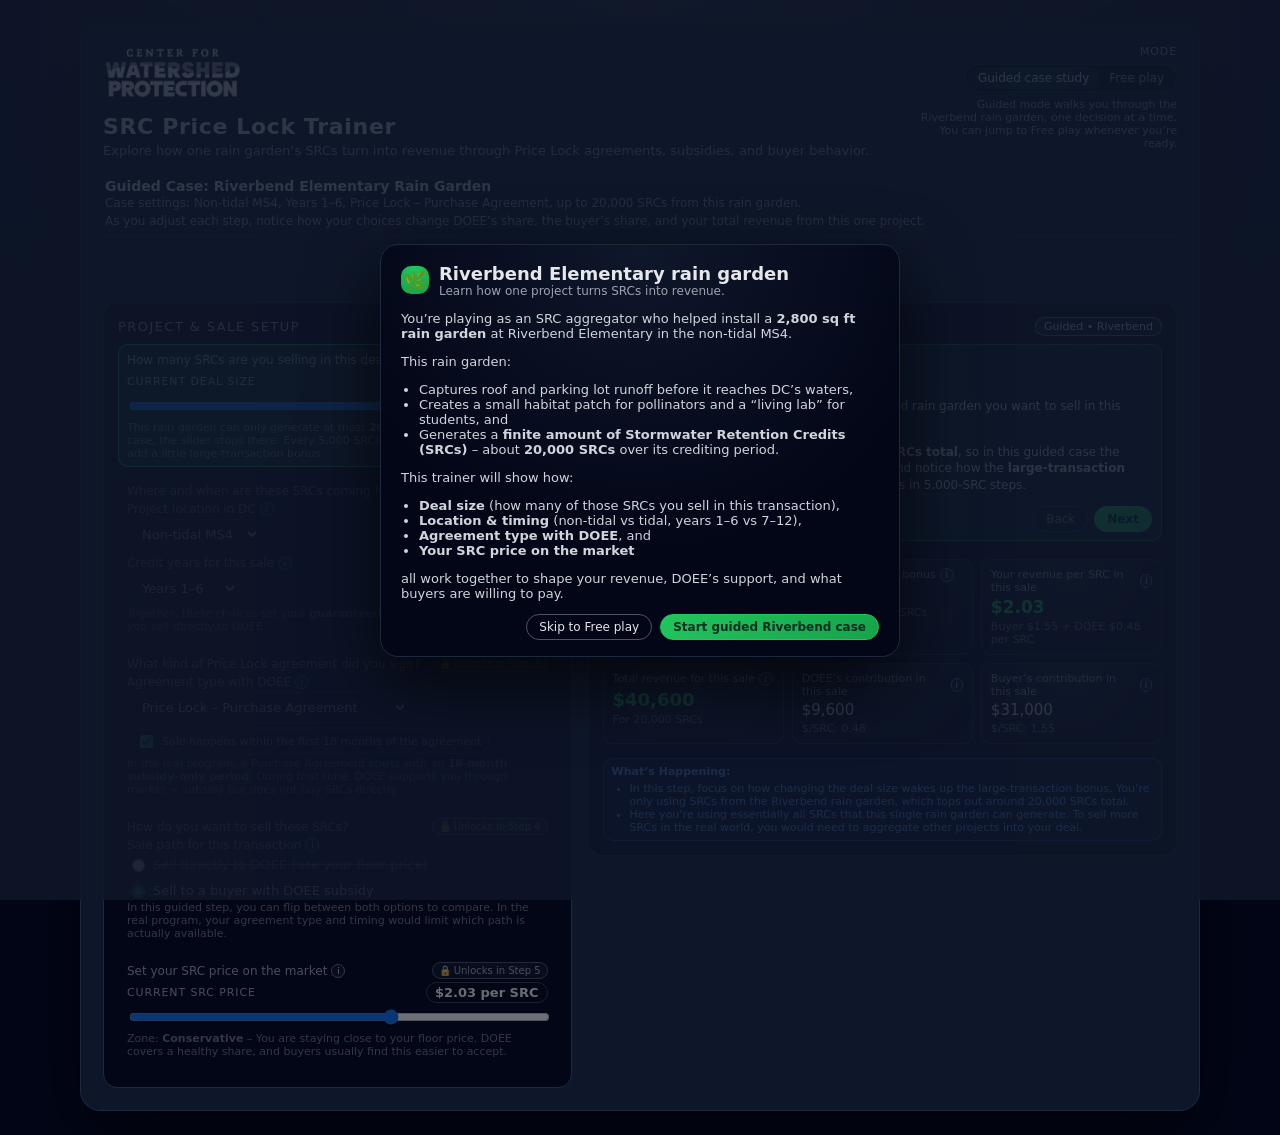
<file: index.html>
<!DOCTYPE html>
<html lang="en">
<head>
  <meta charset="UTF-8" />
  <title>SRC Price Lock Trainer – Riverbend Case</title>
  <style>
    :root {
      --bg: #020617;
      --panel: #020617;
      --accent: #22c55e;
      --accent-soft: rgba(34, 197, 94, 0.15);
      --accent-warn: #60a5fa;
      --accent-error: #f43f5e;
      --text-main: #e5e7eb;
      --text-soft: #9ca3af;
      --border-soft: #1e293b;
      --card-radius: 14px;
    }

    * {
      box-sizing: border-box;
    }

    body {
      margin: 0;
      font-family: system-ui, -apple-system, BlinkMacSystemFont, "Segoe UI", sans-serif;
      background: radial-gradient(circle at top, #1f2937 0, #020617 55%);
      color: var(--text-main);
      min-height: 100vh;
      display: flex;
      align-items: stretch;
      justify-content: center;
      padding: 24px;
    }

    .app-shell {
      max-width: 1120px;
      width: 100%;
      background: rgba(15, 23, 42, 0.98);
      border-radius: 20px;
      border: 1px solid #1e293b;
      box-shadow: 0 30px 80px rgba(0, 0, 0, 0.6);
      padding: 20px 22px 22px;
      display: flex;
      flex-direction: column;
      gap: 14px;
      position: relative;
    }

    .app-header {
      display: flex;
      justify-content: space-between;
      align-items: flex-start;
      gap: 16px;
    }

    /* CWP logo + title block */
    .header-main {
      display: flex;
      flex-direction: column;   /* stack logo over title */
      align-items: flex-start;  /* left-align everything */
      gap: 14px;
    }

    .logo-wrap {
      display: flex;
      align-items: flex-start;
    }

    .cwp-logo {
      height: 55px;
      width: auto;
      object-fit: contain;
      filter: drop-shadow(0 0 6px rgba(0,0,0,0.4));
    }

    .title-block h1 {
      margin: 0;
      font-size: 22px;
      letter-spacing: 0.03em;
    }

    .title-block p {
      margin: 4px 0 0;
      font-size: 13px;
      color: var(--text-soft);
    }

    .mode-switch {
      display: flex;
      flex-direction: column;
      align-items: flex-end;
      gap: 6px;
      font-size: 12px;
    }

    .mode-switch label {
      font-size: 11px;
      text-transform: uppercase;
      letter-spacing: 0.08em;
      color: var(--text-soft);
    }

    .mode-buttons {
      display: inline-flex;
      background: #020617;
      border-radius: 999px;
      border: 1px solid var(--border-soft);
      padding: 2px;
    }

    .mode-btn {
      padding: 4px 10px;
      border-radius: 999px;
      border: none;
      background: transparent;
      color: var(--text-soft);
      font-size: 12px;
      cursor: pointer;
    }

    .mode-btn.active {
      background: radial-gradient(circle at top, rgba(34,197,94,0.18), rgba(15,23,42,0.95));
      color: var(--text-main);
      border-radius: 999px;
    }

    .mode-note {
      font-size: 11px;
      color: #9ca3af;
      max-width: 260px;
      text-align: right;
    }

    .scenario-panel {
      margin-top: 2px;
      margin-bottom: 6px;
      padding: 4px 2px 8px;
      border-bottom: 1px solid #1f293b;
      background: transparent;
      border-radius: 0;
    }

    .scenario-title {
      font-weight: 600;
      font-size: 14px;
    }

    #scenarioDesc {
      font-size: 12px;
      color: var(--text-soft);
      margin-top: 2px;
    }

    .scenario-status {
      font-size: 12px;
      margin-top: 4px;
      color: var(--text-soft);
    }

    .layout {
      display: grid;
      grid-template-columns: 3.1fr 3.9fr;
      gap: 16px;
      align-items: flex-start;
    }

    .card {
      background: linear-gradient(145deg, #020617, #020617 45%, #020617 100%);
      border-radius: var(--card-radius);
      padding: 14px 14px 14px;
      border: 1px solid var(--border-soft);
      display: flex;
      flex-direction: column;
      gap: 8px;
      position: relative;
    }

    #outputCard {
      position: sticky;
      top: 76px;
      align-self: flex-start;
    }

    .card-header {
      display: flex;
      justify-content: space-between;
      align-items: center;
      gap: 8px;
    }

    .card-title {
      font-size: 13px;
      text-transform: uppercase;
      letter-spacing: 0.11em;
      color: var(--text-soft);
    }

    .badge {
      padding: 2px 8px;
      border-radius: 999px;
      font-size: 11px;
      border: 1px solid rgba(148,163,184,0.6);
      color: #e5e7eb;
      background: rgba(15,23,42,0.9);
      white-space: nowrap;
    }

    select, input, button {
      font-family: inherit;
    }

    select, input[type="number"], input[type="text"] {
      background: #020617;
      border: 1px solid var(--border-soft);
      border-radius: 999px;
      padding: 6px 10px;
      color: var(--text-main);
      font-size: 13px;
      outline: none;
    }

    select:focus, input:focus {
      border-color: var(--accent);
      box-shadow: 0 0 0 1px rgba(34,197,94,0.4);
    }

    input[type="range"] {
      width: 100%;
      cursor: pointer;
    }

    .field-label {
      color: var(--text-soft);
      font-size: 12px;
      display: flex;
      align-items: center;
      gap: 6px;
      margin-bottom: 3px;
      justify-content: space-between;
    }

    .field-main {
      display: inline-flex;
      align-items: center;
      gap: 4px;
    }

    .step-tag {
      font-size: 10px;
      text-transform: uppercase;
      letter-spacing: 0.08em;
      color: #9ca3af;
      padding: 2px 6px;
      border-radius: 999px;
      border: 1px solid #1f2937;
      background: rgba(15,23,42,0.8);
    }

    .control-row {
      margin-bottom: 8px;
      padding: 6px 8px;
      border-radius: 10px;
      transition: background 0.2s ease, border-color 0.2s ease, opacity 0.2s ease;
      border: 1px solid transparent;
      position: relative;
    }

    .control-row.active-step {
      border-color: rgba(34,197,94,0.7);
      background: radial-gradient(circle at top left, rgba(34,197,94,0.18), rgba(15,23,42,0.96));
    }

    .control-row.locked {
      opacity: 0.45;
      filter: grayscale(0.2);
      pointer-events: none;
    }

    .lock-pill {
      position: absolute;
      right: 8px;
      top: 6px;
      font-size: 10px;
      display: inline-flex;
      align-items: center;
      gap: 3px;
      padding: 2px 6px;
      border-radius: 999px;
      border: 1px solid #4b5563;
      background: rgba(15,23,42,0.92);
      color: #9ca3af;
    }

    .control-row.locked .lock-pill {
      display: inline-flex;
    }

    .control-row:not(.locked) .lock-pill {
      display: none;
    }

    .inline-toggle {
      display: inline-flex;
      align-items: center;
      gap: 6px;
      font-size: 11px;
      color: var(--text-soft);
      background: #020617;
      padding: 2px 8px;
      border-radius: 999px;
      border: 1px solid var(--border-soft);
    }

    .inline-toggle input {
      accent-color: var(--accent);
      cursor: pointer;
    }

    .radio-row {
      display: flex;
      flex-wrap: wrap;
      gap: 10px;
      margin-top: 4px;
    }

    .radio-row label {
      display: inline-flex;
      align-items: center;
      gap: 5px;
      font-size: 13px;
      cursor: pointer;
    }

    .label-path-disabled {
      text-decoration: line-through;
      color: #6b7280;
    }

    input[type="radio"] {
      accent-color: #22c55e;
      cursor: pointer;
    }

    .hint {
      font-size: 11px;
      color: #6b7280;
      margin-top: 3px;
    }

    .guided-panel {
      font-size: 12px;
      color: #d1d5db;
      background: radial-gradient(circle at left, rgba(34,197,94,0.16), rgba(15,23,42,0.97));
      border-radius: 10px;
      border: 1px solid rgba(34,197,94,0.45);
      padding: 8px 9px;
      margin-bottom: 6px;
    }

    .guided-step-label {
      font-size: 11px;
      text-transform: uppercase;
      letter-spacing: 0.12em;
      color: #9ca3af;
      margin-bottom: 2px;
    }

    .guided-title {
      font-size: 14px;
      font-weight: 600;
      margin-bottom: 4px;
      display: flex;
      align-items: center;
      gap: 6px;
      flex-wrap: wrap;
    }

    .case-icon {
      width: 18px;
      height: 18px;
      border-radius: 5px;
      background: radial-gradient(circle at top, #22c55e, #16a34a);
      display: inline-flex;
      align-items: center;
      justify-content: center;
      font-size: 13px;
      color: #022c22;
      cursor: default;
    }

    .guided-body {
      font-size: 12px;
      line-height: 1.4;
      margin-bottom: 4px;
    }

    .guided-buttons {
      display: flex;
      justify-content: flex-end;
      align-items: center;
      margin-top: 4px;
      gap: 8px;
      flex-wrap: wrap;
    }

    .guided-nav {
      display: flex;
      gap: 6px;
    }

    .btn {
      border-radius: 999px;
      padding: 5px 12px;
      border: 1px solid #4b5563;
      background: #020617;
      color: #e5e7eb;
      font-size: 12px;
      cursor: pointer;
    }

    .btn-primary {
      border-color: var(--accent);
      background: linear-gradient(135deg, #22c55e, #16a34a);
      color: #022c22;
      font-weight: 600;
    }

    .btn[disabled] {
      opacity: 0.5;
      cursor: default;
    }

    .progress-dots {
      display: flex;
      gap: 3px;
      align-items: center;
    }

    .dot {
      width: 6px;
      height: 6px;
      border-radius: 999px;
      background: #111827;
    }

    .dot.active {
      background: var(--accent);
    }

    /* Breadcrumbs centered under scenario */
    .breadcrumb-steps {
      font-size: 10px;
      color: #9ca3af;
      margin-top: 10px;
      margin-bottom: 6px;
      display: flex;
      flex-wrap: wrap;
      gap: 4px;
      align-items: center;
      justify-content: center;
      letter-spacing: 0.05em;
    }

    .crumb {
      padding: 1px 6px;
      border-radius: 999px;
      border: 1px solid #1f2937;
    }

    .crumb.active {
      border-color: rgba(34,197,94,0.7);
      color: #bbf7d0;
    }

    .crumb-separator {
      opacity: 0.5;
    }

    .scenario-bar {
      display: flex;
      align-items: center;
      justify-content: space-between;
      gap: 8px;
      margin-top: 6px;
      margin-bottom: 4px;
    }

    .scenario-bar label {
      font-size: 11px;
      color: var(--text-soft);
      text-transform: uppercase;
      letter-spacing: 0.08em;
    }

    .scenario-bar select {
      font-size: 12px;
    }

    .scenario-focus {
      font-size: 12px;
      color: #d1d5db;
      background: radial-gradient(circle at left, rgba(59,130,246,0.22), rgba(15,23,42,0.97));
      border-radius: 10px;
      border: 1px solid rgba(59,130,246,0.55);
      padding: 8px 9px;
      margin-bottom: 6px;
    }

    .scenario-focus-title {
      font-size: 11px;
      text-transform: uppercase;
      letter-spacing: 0.11em;
      color: #bfdbfe;
      margin-bottom: 2px;
    }

    .scenario-focus-body {
      font-size: 12px;
      line-height: 1.4;
    }

    .output-grid {
      display: grid;
      grid-template-columns: repeat(3, minmax(0, 1fr));
      gap: 8px;
      margin-top: 4px;
    }

    .stat {
      background: radial-gradient(circle at top, #0f172a 0, #020617 75%);
      border-radius: 10px;
      padding: 8px 9px;
      border: 1px solid #1e293b;
      display: flex;
      flex-direction: column;
      gap: 3px;
      position: relative;
      overflow: hidden;
    }

    .stat-label {
      font-size: 11px;
      color: var(--text-soft);
      display: flex;
      align-items: center;
      gap: 4px;
    }

    .stat-value {
      font-size: 15px;
      font-variant-numeric: tabular-nums;
    }

    .stat-sub {
      font-size: 11px;
      color: #6b7280;
    }

    .stat-accent {
      color: var(--accent);
      font-size: 17px;
      font-weight: 600;
    }

    .stat-big {
      font-size: 18px;
      font-weight: 600;
      color: var(--accent);
    }

    .stat-doee.alert {
      border-color: rgba(59,130,246,0.9);
      box-shadow: 0 0 0 1px rgba(59,130,246,0.5);
      animation: fadeDown 0.6s ease-out;
    }

    .stat-buyer.alert {
      border-color: rgba(251, 191, 36, 0.9);
      box-shadow: 0 0 0 1px rgba(251, 191, 36, 0.5);
      animation: pulseUp 0.9s ease-out;
    }

    .stat-total.alert {
      border-color: rgba(239, 68, 68, 0.9);
      box-shadow: 0 0 0 1px rgba(239, 68, 68, 0.5);
      animation: flashTotal 0.7s ease-out;
    }

    .warnings {
      margin-top: 6px;
      font-size: 11px;
      color: var(--accent-warn);
      background: rgba(37,99,235,0.08);
      border-radius: 10px;
      border: 1px solid rgba(59,130,246,0.4);
      padding: 6px 8px;
    }

    .warnings ul {
      padding-left: 18px;
      margin: 4px 0 0;
    }

    .info-icon {
      width: 14px;
      height: 14px;
      border-radius: 999px;
      border: 1px solid #64748b;
      display: inline-flex;
      align-items: center;
      justify-content: center;
      font-size: 9px;
      color: #cbd5f5;
      cursor: default;
      background: rgba(15,23,42,0.9);
    }

    .tooltip-bubble {
      position: fixed;
      z-index: 9999;
      max-width: 260px;
      background: #020617;
      border-radius: 10px;
      border: 1px solid #1e293b;
      padding: 8px 10px;
      font-size: 11px;
      color: var(--text-main);
      box-shadow: 0 10px 30px rgba(0,0,0,0.6);
      pointer-events: none;
      opacity: 0;
      transform: translateY(4px);
      transition: opacity 0.08s ease-out, transform 0.08s ease-out;
    }

    .tooltip-bubble.visible {
      opacity: 1;
      transform: translateY(0);
    }

    .value-row {
      display: flex;
      justify-content: space-between;
      align-items: center;
      margin-bottom: 4px;
      font-size: 12px;
      color: #e5e7eb;
    }

    .value-label {
      font-size: 11px;
      text-transform: uppercase;
      letter-spacing: 0.08em;
      color: #9ca3af;
    }

    .value-pill {
      padding: 2px 8px;
      border-radius: 999px;
      border: 1px solid #374151;
      background: #020617;
      font-size: 13px;
      font-variant-numeric: tabular-nums;
      font-weight: 600;
      color: #e5e7eb;
    }

    .free-hint {
      font-size: 11px;
      color: #9ca3af;
      margin-bottom: 4px;
    }
    /* Small pencil icon that only appears in Free play */
    .free-icon {
      font-size: 11px;
      opacity: 0;
      transform: translateY(-1px);
      margin-left: 4px;
      transition: opacity 0.15s ease-out;
    }

    /* Turn the icon on in Free play */
    body[data-mode="free"] .free-icon {
      opacity: 1;
    }

    /* Rows that should softly glow when editable in Free play */
    .control-row.free-highlight {
      transition: border-color 0.2s ease-out,
                  box-shadow 0.2s ease-out,
                  background-color 0.2s ease-out;
    }

    /* Soft glow only when in Free play mode */
    body[data-mode="free"] .control-row.free-highlight {
      border-color: rgba(34,197,94,0.7);
      box-shadow: 0 0 0 1px rgba(34,197,94,0.25);
      background: radial-gradient(
        circle at top left,
        rgba(34,197,94,0.12),
        rgba(15,23,42,0.96)
      );
    }

    .modal-backdrop {
      position: fixed;
      inset: 0;
      background: rgba(15,23,42,0.85);
      display: flex;
      align-items: center;
      justify-content: center;
      z-index: 999;
    }

    .modal {
      max-width: 520px;
      width: 100%;
      background: radial-gradient(circle at top, #0f172a, #020617 65%);
      border-radius: 18px;
      border: 1px solid #1e293b;
      padding: 18px 20px 16px;
      box-shadow: 0 25px 70px rgba(0,0,0,0.7);
    }

    .modal-header {
      display: flex;
      align-items: center;
      gap: 10px;
      margin-bottom: 6px;
    }

    .modal-icon {
      width: 28px;
      height: 28px;
      border-radius: 10px;
      background: radial-gradient(circle at top, #22c55e, #16a34a);
      display: inline-flex;
      align-items: center;
      justify-content: center;
      font-size: 18px;
      color: #022c22;
    }

    .modal h2 {
      margin: 0;
      font-size: 18px;
    }

    .modal-body {
      font-size: 13px;
      color: #d1d5db;
      margin-top: 6px;
    }

    .modal-body ul {
      margin: 6px 0 8px 18px;
      padding: 0;
    }

    .modal-footer {
      margin-top: 10px;
      display: flex;
      justify-content: flex-end;
      gap: 8px;
      flex-wrap: wrap;
    }

    @keyframes fadeDown {
      0% { opacity: 1; transform: translateY(0); }
      40% { opacity: 0.3; transform: translateY(2px); }
      100% { opacity: 0.8; transform: translateY(0); }
    }

    @keyframes pulseUp {
      0% { transform: scale(1); }
      30% { transform: scale(1.03); }
      100% { transform: scale(1); }
    }

    @keyframes flashTotal {
      0% { background-color: rgba(127,29,29,0.6); }
      100% { background-color: transparent; }
    }

    @media (max-width: 900px) {
      body {
        padding: 10px;
      }
      .app-shell {
        padding: 14px;
      }
      .layout {
        grid-template-columns: 1fr;
      }
      #outputCard {
        position: static;
      }
    }
  </style>
</head>
<body>
  <!-- Intro modal -->
  <div class="modal-backdrop" id="introModal">
    <div class="modal">
      <div class="modal-header">
        <div class="modal-icon">🌿</div>
        <div>
          <h2>Riverbend Elementary rain garden</h2>
          <div style="font-size:12px; color:#9ca3af;">Learn how one project turns SRCs into revenue.</div>
        </div>
      </div>
      <div class="modal-body">
        <p>You’re playing as an SRC aggregator who helped install a <strong>2,800 sq ft rain garden</strong> at Riverbend Elementary in the non-tidal MS4.</p>
        <p>This rain garden:</p>
        <ul>
          <li>Captures roof and parking lot runoff before it reaches DC’s waters,</li>
          <li>Creates a small habitat patch for pollinators and a “living lab” for students, and</li>
          <li>Generates a <strong>finite amount of Stormwater Retention Credits (SRCs)</strong> – about <strong>20,000 SRCs</strong> over its crediting period.</li>
        </ul>
        <p>This trainer will show how:</p>
        <ul>
          <li><strong>Deal size</strong> (how many of those SRCs you sell in this transaction),</li>
          <li><strong>Location & timing</strong> (non-tidal vs tidal, years 1–6 vs 7–12),</li>
          <li><strong>Agreement type with DOEE</strong>, and</li>
          <li><strong>Your SRC price on the market</strong></li>
        </ul>
        <p>all work together to shape your revenue, DOEE’s support, and what buyers are willing to pay.</p>
      </div>
      <div class="modal-footer">
        <button class="btn" id="skipToFreeBtn">Skip to Free play</button>
        <button class="btn btn-primary" id="startGuidedBtn">Start guided Riverbend case</button>
      </div>
    </div>
  </div>

  <div class="app-shell">
    <header class="app-header">
      <div class="header-main">
        <div class="logo-wrap">
          <img class="cwp-logo" src="CWP-white-01.png" alt="Center for Watershed Protection logo">
        </div>

        <div class="title-block">
          <h1>SRC Price Lock Trainer</h1>
          <p>Explore how one rain garden’s SRCs turn into revenue through Price Lock agreements, subsidies, and buyer behavior.</p>
        </div>
      </div>

      <div class="mode-switch">
        <label>Mode</label>
        <div class="mode-buttons">
          <button class="mode-btn active" id="modeGuidedBtn">Guided case study</button>
          <button class="mode-btn" id="modeFreeBtn">Free play</button>
        </div>
        <div class="mode-note" id="modeNote">
          Guided mode walks you through the Riverbend rain garden step by step. You can switch to Free play any time.
        </div>
      </div>
    </header>

    <div class="scenario-panel" id="scenarioPanel">
      <div class="scenario-title" id="scenarioName">Guided Case: Riverbend Elementary Rain Garden</div>
      <div id="scenarioDesc">
        Case settings: <strong>Non-tidal MS4</strong>, <strong>Years 1–6</strong>, <strong>Price Lock – Purchase Agreement</strong>, up to <strong>20,000 SRCs</strong> from this rain garden.
      </div>
      <div class="scenario-status" id="scenarioStatus">
        As you move through each step, watch how the guaranteed floor price, large-transaction bonus, DOEE’s share, the buyer’s share, and your total revenue respond.
      </div>
    </div>

    <!-- Breadcrumbs centered below scenario bar -->
    <div class="breadcrumb-steps" id="breadcrumbSteps"></div>

    <section class="layout">
      <!-- LEFT: controls -->
      <div class="card" id="controlsCard">
        <div class="card-header">
          <div class="card-title">Project & sale setup</div>
          <span class="badge" id="modeBadge">Guided • Riverbend case</span>
        </div>

        <div id="freeHint" class="free-hint" style="display:none;">
          Free play is on. Adjust any inputs below or load a scenario on the right. Use this to explore beyond the Riverbend case.
        </div>

        <div id="controlsContainer">
           <div class="control-row free-highlight" data-step="0" id="rowDealSize">
            <div class="lock-pill">🔒 Later in guided mode</div>
                      <div class="field-label">
              <div class="field-main">
                <span>How many SRCs are you selling in this deal?</span>
                <span class="free-icon" aria-hidden="true">✏️</span>
              </div>
              <span class="step-tag">Step 1</span>
            </div>


            <!-- Guided / slider view -->
            <div id="guidedDealSizeControls">
              <div class="value-row">
                <span class="value-label">Current deal size</span>
                <span class="value-pill"><span id="qValue">20,000</span> SRCs</span>
              </div>
              <input type="range" id="qSlider" min="5000" max="20000" step="5000" value="20000">
              <div class="hint" id="qHint">
                This rain garden can only generate at most <strong>20,000 SRCs</strong>. In this guided case, the slider stops there. Every 5,000 SRCs you include in this deal can add a little large-transaction bonus.
              </div>
            </div>

            <!-- *** PATCH: Free play text input for deal size *** -->
            <div id="freeplayDealSize" style="display:none; margin-top:6px;">
              <div class="field-label" style="margin-bottom:4px;">
                <span>Type the number of SRCs for this deal</span>
              </div>
              <input
                type="text"
                id="qInputFree"
                placeholder="e.g., 20,000 or 290000"
                style="width:100%; padding:6px 10px; font-size:13px;"
              >
              <div id="qInputError" style="font-size:11px; color:#f43f5e; margin-top:4px; display:none;">
                Please enter a whole number between 1 and 500,000.
              </div>
              <div class="hint">
                You can type the number with or without commas. In this deal, you’re deciding how many SRCs you bring to market.
              </div>
            </div>
            <!-- *** END PATCH *** -->
          </div>

          <div class="control-row free-highlight" data-step="1" id="rowLocationYear">
            <div class="lock-pill">🔒 Unlocks in Step 2</div>
                        <div class="field-label">
              <div class="field-main">
                <span>Where and when are these SRCs coming from?</span>
                <span class="free-icon" aria-hidden="true">✏️</span>
              </div>
              <span class="step-tag">Step 2</span>
            </div>

            <div class="field-label" style="margin-top:2px;">
              <span class="field-main">
                <span>Project location in DC</span>
                <span class="info-icon" data-tooltip="SRCs only earn Price Lock benefits in the MS4 area. Non-tidal and tidal MS4 have different guaranteed floor prices.">i</span>
              </span>
            </div>
            <select id="locationSelect">
              <option value="nontidal">Non-tidal MS4</option>
              <option value="tidal">Tidal MS4</option>
            </select>

            <div class="field-label" style="margin-top:6px;">
              <span class="field-main">
                <span>Credit years for this sale</span>
                <span class="info-icon" data-tooltip="DOEE pays a higher Price Lock floor in years 1–6, and a lower one in years 7–12 for the same project.">i</span>
              </span>
            </div>
            <select id="yearBandSelect">
              <option value="1-6">Years 1–6</option>
              <option value="7-12">Years 7–12</option>
            </select>
            <div class="hint">
              Together, these choices set your <strong>guaranteed minimum price per SRC</strong> if you sell directly to DOEE.
            </div>
          </div>

          <div class="control-row free-highlight" data-step="2" id="rowAgreement">
            <div class="lock-pill">🔒 Unlocks in Step 3</div>
              <div class="field-label">
              <div class="field-main">
                <span>What kind of Price Lock agreement did you sign?</span>
                <span class="free-icon" aria-hidden="true">✏️</span>
              </div>
              <span class="step-tag">Step 3</span>
            </div>
            <div class="field-label" style="margin-top:2px;">
              <span class="field-main">
                <span>Agreement type with DOEE</span>
                <span class="info-icon" data-tooltip="A Purchase Agreement includes a guaranteed floor price and can also support market sales with a subsidy. A Subsidy-only Agreement only applies when you sell to another buyer; DOEE does not buy your SRCs directly.">i</span>
              </span>
            </div>
            <select id="agreementTypeSelect">
              <option value="purchase">Price Lock – Purchase Agreement</option>
              <option value="subsidy">Price Lock – Subsidy-only Agreement</option>
            </select>

            <div style="margin-top:6px;">
            <!-- DEV: 18-month period toggle (we’ll strike this out in Years 7–12) -->
<label class="inline-toggle" id="in18Toggle">
  <input type="checkbox" id="in18Months" checked>
  <span id="in18LabelText">Sale happens within the first 18 months of the agreement</span>
</label>
              <div class="hint">
                In the real program, a Purchase Agreement starts with an <strong>18-month subsidy-only period</strong>. During that time, DOEE supports you through market + subsidy but does not buy SRCs directly.
              </div>
            </div>
          </div>

        <div class="control-row free-highlight" data-step="3" id="rowSalePath">
            <div class="lock-pill">🔒 Unlocks in Step 4</div>
             <div class="field-label">
              <div class="field-main">
                <span>How do you want to sell these SRCs?</span>
                <span class="free-icon" aria-hidden="true">✏️</span>
              </div>
              <span class="step-tag">Step 4</span>
            </div>
            <div class="field-label" style="margin-top:2px;">
              <span class="field-main">
                <span>Sale path for this transaction</span>
                <span class="info-icon" data-tooltip="You can either sell straight to DOEE at your floor price or sell to a private buyer with DOEE helping as a subsidy. Your agreement type and timing affect which paths are actually available in the real program.">i</span>
              </span>
            </div>
            <div class="radio-row">
              <label data-sale="doee" id="doeeRadioLabel">
                <input type="radio" name="saleType" value="doee" checked>
                Sell directly to DOEE (use your floor price)
              </label>
              <label data-sale="market" id="marketRadioLabel">
                <input type="radio" name="saleType" value="market">
                Sell to a buyer with DOEE subsidy
              </label>
            </div>
            <div class="hint" id="saleTypeHint">
              In this guided step, you can flip between both to compare. In the real program, your agreement type and timing would limit which path is actually available.
            </div>
          </div>

          <div class="control-row free-highlight" data-step="4" id="rowPrice">
            <div class="lock-pill">🔒 Unlocks in Step 5</div>
            <div class="field-label">
              <div class="field-main">
                <span>Set your SRC price on the market</span>
                <span class="info-icon" data-tooltip="This is the price per SRC you hope to receive in a market sale. DOEE may cover part of this price as a subsidy, and the buyer pays the rest. If you set the price too high, DOEE will eventually stop adding subsidy and the buyer must cover the full amount.">i</span>
                <span class="free-icon" aria-hidden="true">✏️</span>
              </div>
              <span class="step-tag">Step 5</span>
            </div>
            <div class="value-row">
              <span class="value-label">Current SRC price</span>
              <span class="value-pill"><span id="sSliderValue">$2.10</span> per SRC</span>
            </div>
            <input type="range" id="sSlider" min="0.40" max="3.00" step="0.01" value="2.10">
            <div class="hint">
              Zone: <strong><span id="sZoneLabel">Balanced</span></strong> – <span id="sZoneText">above your floor price but still likely competitive for buyers, with DOEE helping cover part of the amount.</span>
            </div>
          </div>
        </div>
      </div>

      <!-- RIGHT: guided directions + outputs -->
      <div class="card" id="outputCard">
        <div class="card-header">
          <div class="card-title" id="rightCardTitle">Guided directions &amp; results</div>
          <span class="badge" id="scenarioBadge">Guided • Riverbend</span>
        </div>

        <div class="guided-panel" id="guidedPanel">
          <div class="guided-step-label" id="guidedStepLabel">Step 1 of 5</div>
          <div class="guided-title">
            <div class="case-icon" title="Rain garden case study">🌿</div>
            <span id="guidedTitle">Set the deal size for this sale</span>
            <div class="progress-dots" id="guidedDots"></div>
          </div>
          <div class="guided-body" id="guidedBody"></div>
          <div class="guided-buttons">
            <div class="guided-nav">
              <button class="btn" id="guidedBackBtn">Back</button>
              <button class="btn btn-primary" id="guidedNextBtn">Next</button>
            </div>
          </div>
        </div>

        <div class="scenario-focus" id="scenarioFocusPanel" style="display:none;">
          <div class="scenario-focus-title">Scenario focus</div>
          <div class="scenario-focus-body" id="scenarioFocusBody"></div>
        </div>

        <div class="scenario-bar" id="scenarioBar" style="display:none;">
          <div>
            <label for="scenarioSelect">Free play scenario</label>
          </div>
          <select id="scenarioSelect">
            <option value="none">None (start from current settings)</option>
            <option value="starter">Starter non-tidal project</option>
            <option value="tidal">Tidal project comparison</option>
            <option value="late">Later-year credits (7–12)</option>
            <option value="subsidyOnly">Subsidy-only agreement</option>
          </select>
        </div>

        <div class="output-grid">
          <div class="stat" id="statP">
            <div class="stat-label">
              Guaranteed floor price per SRC
              <span class="info-icon" data-tooltip="This is the Price Lock floor: the minimum amount per SRC that DOEE has agreed to pay for this project, based on its location and credit years. In a direct sale to DOEE, this is your per-SRC price.">i</span>
            </div>
            <div class="stat-value" id="pValue">$0.00</div>
            <div class="stat-sub" id="pSub">—</div>
          </div>

          <div class="stat" id="statL">
            <div class="stat-label">
              Large-transaction bonus
              <span class="info-icon" data-tooltip="Larger aggregated deals can earn a small extra amount per SRC. Every 5,000 SRCs adds a bit more value, up to the program’s cap on large transactions.">i</span>
            </div>
            <div class="stat-value" id="lValue">$0.00</div>
            <div class="stat-sub" id="lSub">0 blocks of 5,000 SRCs</div>
          </div>

          <div class="stat stat-total" id="statRevPer">
            <div class="stat-label">
              Your revenue per SRC in this sale
              <span class="info-icon" data-tooltip="What you actually earn per SRC in this transaction, after the rules are applied. In a DOEE-only sale, this matches the floor price. In a market sale, it reflects the combined contributions of DOEE and the buyer.">i</span>
            </div>
            <div class="stat-accent" id="revPerSrc">$0.00</div>
            <div class="stat-sub" id="revSplit">Buyer $0.00 + DOEE $0.00</div>
          </div>

          <div class="stat stat-total" id="statTotal">
            <div class="stat-label">
              Total revenue for this sale
              <span class="info-icon" data-tooltip="Your total dollars from this transaction: revenue per SRC multiplied by how many SRCs you sold (the deal size).">i</span>
            </div>
            <div class="stat-big" id="totalRevenue">$0</div>
            <div class="stat-sub">For <span id="totalQ">0</span> SRCs</div>
          </div>

          <div class="stat stat-doee" id="statDoee">
            <div class="stat-label">
              DOEE’s contribution in this sale
              <span class="info-icon" data-tooltip="How much DOEE pays here – either as the direct buyer (for DOEE-only sales) or as a subsidy to help a private buyer afford SRCs.">i</span>
            </div>
            <div class="stat-value" id="doeeTotal">$0</div>
            <div class="stat-sub" id="doeePer">$/SRC: 0.00</div>
          </div>

          <div class="stat stat-buyer" id="statBuyer">
            <div class="stat-label">
              Buyer’s contribution in this sale
              <span class="info-icon" data-tooltip="How much the private buyer pays. In a DOEE-only sale this is $0. In a market + subsidy sale, this is the buyer’s share of your SRC price.">i</span>
            </div>
            <div class="stat-value" id="buyerTotal">$0</div>
            <div class="stat-sub" id="buyerPer">$/SRC: 0.00</div>
          </div>
        </div>

        <div class="warnings" id="warnings" style="display:none;"></div>
      </div>
    </section>
  </div>

  <div class="tooltip-bubble" id="tooltipBubble"></div>

  <script>
    const PROJECT_MAX_SRC = 20000;     // Riverbend single-project cap
    const PROGRAM_LARGE_CAP = 100000;  // Program-wide cap for large-transaction bonus in Free play

    const state = {
      mode: "guided",
      guidedIndex: 0,
      totalGuidedSteps: 5,
      location: "nontidal",
      yearBand: "1-6",
      agreementType: "purchase",
      in18Months: true,
      dealSize: 20000,
      saleType: "doee",
      srcPrice: 2.10,
      scenarioKey: "guided"
    };

    const els = {
      introModal: document.getElementById("introModal"),
      startGuidedBtn: document.getElementById("startGuidedBtn"),
      skipToFreeBtn: document.getElementById("skipToFreeBtn"),

      modeGuidedBtn: document.getElementById("modeGuidedBtn"),
      modeFreeBtn: document.getElementById("modeFreeBtn"),
      modeNote: document.getElementById("modeNote"),
      modeBadge: document.getElementById("modeBadge"),
      scenarioBadge: document.getElementById("scenarioBadge"),
      rightCardTitle: document.getElementById("rightCardTitle"),

      guidedPanel: document.getElementById("guidedPanel"),
      freeHint: document.getElementById("freeHint"),
      guidedStepLabel: document.getElementById("guidedStepLabel"),
      guidedTitle: document.getElementById("guidedTitle"),
      guidedBody: document.getElementById("guidedBody"),
      guidedDots: document.getElementById("guidedDots"),
      guidedBackBtn: document.getElementById("guidedBackBtn"),
      guidedNextBtn: document.getElementById("guidedNextBtn"),
      breadcrumbSteps: document.getElementById("breadcrumbSteps"),

      controlsContainer: document.getElementById("controlsContainer"),
      controlRows: Array.from(document.querySelectorAll(".control-row")),

      // Deal size controls
      qSlider: document.getElementById("qSlider"),
      qValue: document.getElementById("qValue"),
      qHint: document.getElementById("qHint"),
      guidedDealSizeControls: document.getElementById("guidedDealSizeControls"),
      freeplayDealSize: document.getElementById("freeplayDealSize"),
      qInputFree: document.getElementById("qInputFree"),
      qInputError: document.getElementById("qInputError"),

      locationSelect: document.getElementById("locationSelect"),
      yearBandSelect: document.getElementById("yearBandSelect"),
      agreementTypeSelect: document.getElementById("agreementTypeSelect"),
      in18Months: document.getElementById("in18Months"),
      saleTypeRadios: Array.from(document.querySelectorAll("input[name='saleType']")),
      saleTypeHint: document.getElementById("saleTypeHint"),
      doeeRadioLabel: document.getElementById("doeeRadioLabel"),
      marketRadioLabel: document.getElementById("marketRadioLabel"),
      in18Toggle: document.getElementById("in18Toggle"),
      in18LabelText: document.getElementById("in18LabelText"),

      sSlider: document.getElementById("sSlider"),
      sSliderValue: document.getElementById("sSliderValue"),
      sZoneLabel: document.getElementById("sZoneLabel"),
      sZoneText: document.getElementById("sZoneText"),

      pValue: document.getElementById("pValue"),
      pSub: document.getElementById("pSub"),
      lValue: document.getElementById("lValue"),
      lSub: document.getElementById("lSub"),
      revPerSrc: document.getElementById("revPerSrc"),
      revSplit: document.getElementById("revSplit"),
      totalRevenue: document.getElementById("totalRevenue"),
      totalQ: document.getElementById("totalQ"),
      doeeTotal: document.getElementById("doeeTotal"),
      doeePer: document.getElementById("doeePer"),
      buyerTotal: document.getElementById("buyerTotal"),
      buyerPer: document.getElementById("buyerPer"),
      statDoee: document.getElementById("statDoee"),
      statBuyer: document.getElementById("statBuyer"),
      statTotal: document.getElementById("statTotal"),
      warnings: document.getElementById("warnings"),

      scenarioBar: document.getElementById("scenarioBar"),
      scenarioSelect: document.getElementById("scenarioSelect"),
      scenarioPanel: document.getElementById("scenarioPanel"),
      scenarioName: document.getElementById("scenarioName"),
      scenarioDesc: document.getElementById("scenarioDesc"),
      scenarioStatus: document.getElementById("scenarioStatus"),

      scenarioFocusPanel: document.getElementById("scenarioFocusPanel"),
      scenarioFocusBody: document.getElementById("scenarioFocusBody"),

      tooltipBubble: document.getElementById("tooltipBubble"),
      infoIcons: Array.from(document.querySelectorAll(".info-icon"))
    };

    const guidedStepDefs = [
      {
        title: "Set the deal size for this sale",
        body: `
          <p>First, choose how many SRCs from the Riverbend rain garden you want to sell in this transaction. That’s your <strong>deal size</strong> for this sale.</p>
          <p>This project can only generate about <strong>20,000 SRCs total</strong>, so in this guided case the slider tops out there. Move around that value and notice how the <strong>large-transaction bonus</strong> on the right wakes up as your deal grows in 5,000-SRC steps.</p>
        `
      },
      {
        title: "Confirm where and when the SRCs come from",
        body: `
          <p>Now, confirm <strong>where</strong> the project is in DC and <strong>which years</strong> of SRCs you’re selling.</p>
          <p>For the Riverbend case, keep:</p>
          <ul>
            <li><strong>Location: Non-tidal MS4</strong></li>
            <li><strong>Credit years: 1–6</strong></li>
          </ul>
          <p>Watch how the <strong>guaranteed floor price per SRC</strong> changes if you briefly flip to tidal or years 7–12, then return to the Riverbend settings. Your revenue boxes won’t move much yet — we’re just shaping the <strong>minimum price</strong> that supports you.</p>
        `
      },
      {
        title: "Choose your Price Lock agreement",
        body: `
          <p>Next, choose what kind of <strong>Price Lock agreement</strong> you signed with DOEE and whether this sale happens early or later in that agreement.</p>
          <p>For Riverbend, start with a <strong>Price Lock – Purchase Agreement</strong> and leave the sale in the <strong>first 18 months</strong>. Then untick that box to see how your options shift later in the agreement.</p>
          <p>You won’t see big number changes here yet. This step mostly sets up <strong>which sale paths are realistic</strong> in the next step — whether you’re likely to lean on a market + subsidy sale, or have a stronger direct-purchase fallback from DOEE.</p>
        `
      },
      {
        title: "Pick your sale path for this deal",
        body: `
          <p>For this particular sale, decide whether you:</p>
          <ul>
            <li><strong>Sell directly to DOEE</strong> at your guaranteed floor price, or</li>
            <li><strong>Sell to a private buyer</strong> with DOEE helping as a subsidy.</li>
          </ul>
          <p>Flip between both and watch the <strong>DOEE vs buyer contribution boxes</strong> on the right. In a DOEE-only sale, buyers pay nothing. In a market + subsidy sale, DOEE and the buyer share the cost of your SRC price.</p>
          <p>In the real market, the direct DOEE path is your safe backstop; the market + subsidy path is where you can potentially earn more <em>if</em> your price stays realistic for buyers.</p>
        `
      },
      {
        title: "Set your SRC price on the market",
        body: `
          <p>Finally, with your sale path set to a <strong>buyer + DOEE subsidy</strong>, use the SRC price slider to set the <strong>price per SRC</strong> you’re aiming for in a market sale.</p>
          <p>As you move the slider, watch how:</p>
          <ul>
            <li>Your <strong>revenue per SRC</strong> changes,</li>
            <li><strong>DOEE’s share vs the buyer’s share</strong> shifts, and</li>
            <li>the blue explanation box warns you when DOEE’s subsidy <strong>shrinks or drops to zero</strong>.</li>
          </ul>
          <p>If you push your SRC price too high, DOEE eventually stops adding subsidy and the buyer is left to carry the full cost — most buyers will look for cheaper credits at that point.</p>
        `
      }
    ];

    const guidedBreadcrumbLabels = [
      "Deal size",
      "Location & timing",
      "Agreement type",
      "Sale path",
      "Market price"
    ];

    function formatCurrency(num, decimals = 2) {
      if (!Number.isFinite(num)) return "$0.00";
      const fixed = num.toFixed(decimals);
      const [whole, frac] = fixed.split(".");
      const wholeWithCommas = Number(whole).toLocaleString("en-US");
      return "$" + wholeWithCommas + (decimals > 0 ? "." + frac : "");
    }

    function formatInteger(num) {
      if (!Number.isFinite(num)) return "0";
      return Number(num).toLocaleString("en-US", { maximumFractionDigits: 0 });
    }

    function getFloorPrice(location, yearBand) {
      if (yearBand === "7-12") return 0.42;
      return location === "nontidal" ? 2.03 : 1.77;
    }

    function computeLargeBonus(dealSize, cap) {
      const capQ = Math.min(dealSize, cap);
      const blocks = Math.floor(capQ / 5000);
      const bonus = 0.02 * blocks;
      return { bonus, blocks, cappedAtCap: dealSize > cap };
    }

    function getSalePath() {
      for (const r of els.saleTypeRadios) {
        if (r.checked) return r.value;
      }
      return "doee";
    }

    function classifyPriceZone(S, P) {
      if (!Number.isFinite(S) || !Number.isFinite(P)) {
        return {
          label: "Conservative",
          text: "Use the slider to explore prices once your other settings are in place.",
          level: "neutral"
        };
      }

      if (S > P + 0.20) {
        return {
          label: "Too high",
          text: "This price is high enough that DOEE is likely to stop adding subsidy. The buyer ends up carrying almost all or all of the cost.",
          level: "toohigh"
        };
      }
      if (S >= P + 0.16) {
        return {
          label: "Aggressive",
          text: "You are near the top of a realistic range. DOEE’s subsidy is smaller here, and the buyer is paying a larger share of the SRC price.",
          level: "aggressive"
        };
      }
      if (S >= P + 0.08) {
        return {
          label: "Balanced",
          text: "You are above your floor price but still in a range where DOEE shares the cost and your credits are more likely to stay competitive.",
          level: "balanced"
        };
      }
      if (S >= P) {
        return {
          label: "Conservative",
          text: "You are staying close to your floor price. DOEE covers a healthy share, and buyers usually find this easier to accept.",
          level: "conservative"
        };
      }
      return {
        label: "Below floor",
        text: "Program rules won’t allow you to price below the guaranteed floor. The tool will raise your price at least to the floor.",
        level: "below"
      };
    }
    // DEV: Special behavior for late-year (7–12) credits
    // - Turns off the 18-month “subsidy-only” window
    // - Forces DOEE-only sale path
    // - Locks SRC price to the late-year floor when selling to DOEE
    function applyLateYearVisualRules() {
      const isLateYear = state.yearBand === "7-12";

      // 1) 18-month toggle: cannot apply in Years 7–12
      if (isLateYear) {
        state.in18Months = false;
        els.in18Months.checked = false;
        if (els.in18LabelText) {
          els.in18LabelText.classList.add("label-path-disabled");
        }
      } else {
        if (els.in18LabelText) {
          els.in18LabelText.classList.remove("label-path-disabled");
        }
      }

      // 2) Sale path: in late years, buyer+subsidy path is not realistic
      if (isLateYear) {
        // strike through “Sell to a buyer with DOEE subsidy”
        if (els.marketRadioLabel) {
          els.marketRadioLabel.classList.add("label-path-disabled");
        }

        // force DOEE-only sale path
        const doeeRadio = els.saleTypeRadios.find(r => r.value === "doee");
        if (doeeRadio) {
          doeeRadio.checked = true;
          state.saleType = "doee";
        }
      } else {
        // restore normal styling when not in late years
        if (els.marketRadioLabel) {
          els.marketRadioLabel.classList.remove("label-path-disabled");
        }
      }

      // 3) Price slider: in late years with DOEE purchase, price = floor
      const P_late = getFloorPrice(state.location, state.yearBand);

      if (isLateYear && state.saleType === "doee") {
        state.srcPrice = P_late;
        els.sSlider.value = P_late.toFixed(2);
        els.sSlider.disabled = true;
      } else {
        els.sSlider.disabled = false;
      }
    }

    function getStepNarrative() {
      if (state.mode !== "guided") return null;
      switch (state.guidedIndex) {
        case 0:
          return "In this step, focus on how changing the deal size wakes up the large-transaction bonus. You’re only using SRCs from the Riverbend rain garden, which tops out around 20,000 SRCs total.";
        case 1:
          return "Here, changing location and credit years mainly shifts your guaranteed floor price per SRC. That floor sets your safety net, even before you decide how to sell or set your market price.";
        case 2:
          return "This agreement choice shapes whether DOEE mostly supports you through market subsidies, or is more likely to step in as a direct buyer later. It doesn’t fully show up in the numbers until you choose a sale path.";
        case 3:
          return "Now you can see the difference between a DOEE-only sale and a buyer + subsidy sale. Watch how DOEE’s share and the buyer’s share change depending on the path you choose.";
        case 4:
          return "With a buyer + subsidy sale path active, the SRC price slider controls who pays what. As you raise the price, your revenue per SRC can grow, but DOEE’s subsidy can shrink and buyers may face much higher costs.";
        default:
          return null;
      }
    }

    function updateSalePathRules() {
      const type = state.agreementType;
      const within18 = state.in18Months;
      const doeeRealisticallyAllowed = !(
        type === "subsidy" || (type === "purchase" && within18)
      );

      els.doeeRadioLabel.classList.remove("label-path-disabled");

      if (!doeeRealisticallyAllowed) {
        els.doeeRadioLabel.classList.add("label-path-disabled");
      }

      if (state.mode === "guided" && state.guidedIndex >= 3) {
        if (type === "subsidy") {
          els.saleTypeHint.textContent =
            "Subsidy-only Agreement: in the real program, DOEE would not buy your SRCs directly. The DOEE-only option is shown here only for comparison; your actual path is a buyer + subsidy sale.";
        } else if (type === "purchase" && within18) {
          els.saleTypeHint.textContent =
            "First 18 months of a Purchase Agreement: this is a subsidy-only period in the real program. DOEE supports you through a buyer + subsidy sale, not as a direct buyer. The DOEE-only path is shown here only to compare cost sharing.";
        } else {
          els.saleTypeHint.textContent =
            "Later in a Purchase Agreement, both a direct sale to DOEE and a buyer + subsidy sale may be realistic. Compare how each path shifts who pays what.";
        }
      } else if (state.mode === "free") {
        if (!doeeRealisticallyAllowed) {
          els.saleTypeHint.textContent =
            "In these settings, DOEE would not normally buy SRCs directly in the real program. The DOEE-only path is available here just so you can see how the cost sharing would change.";
        } else {
          els.saleTypeHint.textContent =
            "In Free play, both paths are open for exploration. In the real world, your agreement type and timing would narrow these options.";
        }
      } else {
        els.saleTypeHint.textContent =
          "In this guided step, you can flip between both options to compare. In the real program, your agreement type and timing would limit which path is actually available.";
      }

      // If DOEE is not realistically allowed, gently default to market
      if (!doeeRealisticallyAllowed && state.saleType === "doee") {
        const marketRadio = els.saleTypeRadios.find(r => r.value === "market");
        if (marketRadio) {
          marketRadio.checked = true;
          state.saleType = "market";
        }
      }
    }

    // *** PATCH: helper to read deal size from slider or text input ***
    function getDealSizeFromControls() {
      if (state.mode === "free") {
        const raw = els.qInputFree.value.trim();

        // If box is empty, fall back to slider value (or last state)
        if (!raw) {
          const fallback = parseInt(els.qSlider.value, 10) || state.dealSize || 0;
          els.qInputError.style.display = "none";
          return fallback;
        }

        const cleaned = raw.replace(/[,\s]/g, "");
        const parsed = parseInt(cleaned, 10);

        if (!Number.isFinite(parsed) || parsed < 1 || parsed > 500000) {
          els.qInputError.style.display = "block";
          return state.dealSize || 0;
        }

        els.qInputError.style.display = "none";
        return parsed;
      } else {
        // Guided mode always uses slider within 0–20,000
        els.qInputError.style.display = "none";
        return parseInt(els.qSlider.value, 10) || 0;
      }
    }
    // *** END PATCH ***

    function recalc() {
      // *** PATCH: use helper to derive deal size ***
      state.dealSize = getDealSizeFromControls();
      // Keep slider in sync (even when hidden) so scenarios / hints work
      els.qSlider.value = String(Math.min(state.dealSize, parseInt(els.qSlider.max, 10) || state.dealSize));
      els.qValue.textContent = formatInteger(state.dealSize);
      // *** END PATCH ***

      state.location = els.locationSelect.value;
      state.yearBand = els.yearBandSelect.value;
      state.agreementType = els.agreementTypeSelect.value;
      state.in18Months = els.in18Months.checked;
      state.saleType = getSalePath();
      state.srcPrice = parseFloat(els.sSlider.value) || state.srcPrice;
// DEV: Apply special rules when using late-year (7–12) credits
      applyLateYearVisualRules();

      els.qValue.textContent = formatInteger(state.dealSize);
      const P = getFloorPrice(state.location, state.yearBand);

      const capForThisRun =
        state.mode === "guided" && state.scenarioKey === "guided"
          ? PROJECT_MAX_SRC
          : PROGRAM_LARGE_CAP;

      const { bonus: L, blocks, cappedAtCap } = computeLargeBonus(
        state.dealSize,
        capForThisRun
      );

      let warnings = [];
      const baseNarrative = getStepNarrative();
      if (baseNarrative) {
        warnings.push(baseNarrative);
      }

      let S = state.srcPrice;
      const showPriceTeaching =
        state.mode === "free" || (state.mode === "guided" && state.guidedIndex >= 4);

      const floorMessages = [];
      if (S < P) {
        floorMessages.push(
          "Your requested SRC price was below the guaranteed floor. The tool has raised it up to that floor, because you cannot sell below your floor price."
        );
        S = P;
      }
      if (showPriceTeaching) {
        warnings = warnings.concat(floorMessages);
      }

      // Step 2 explanation for constant total revenue in market sale
      if (
        state.mode === "guided" &&
        state.guidedIndex === 1 &&
        state.saleType === "market"
      ) {
        warnings.push(
          "In this buyer + DOEE subsidy sale, changing location or credit years mainly shifts how DOEE and the buyer split your SRC price. Because your SRC price and deal size have not changed, your total revenue stays the same while their shares move around."
        );
      }

      state.srcPrice = S;
      els.sSlider.value = S.toFixed(2);
      els.sSliderValue.textContent = formatCurrency(S);

      updateSalePathRules();

      let buyerPer = 0;
      let doeePer = 0;
      let totalPer = 0;

      const type = state.agreementType;
      const within18 = state.in18Months;
      const doeeRealAllowed = !(
        type === "subsidy" || (type === "purchase" && within18)
      );

      if (state.saleType === "doee") {
        doeePer = P;
        buyerPer = 0;
        totalPer = doeePer;
      } else {
        let D = P + 0.4 - S + L;
        if (D <= 0) {
          if (showPriceTeaching) {
            warnings.push(
              "At this SRC price, DOEE effectively stops adding subsidy. DOEE’s share is treated as $0 per SRC, and the buyer is being asked to cover the full SRC price."
            );
          }
          D = 0;
        }
        doeePer = D;
        buyerPer = S - doeePer;
        if (buyerPer < 0) {
          if (showPriceTeaching) {
            warnings.push(
              "At this combination, the buyer’s share would be negative, so their contribution is treated as $0 per SRC. In practice this situation would not occur."
            );
          }
          buyerPer = 0;
        }
        totalPer = buyerPer + doeePer;
      }

      const totalRev = totalPer * state.dealSize;
      const doeeTotal = doeePer * state.dealSize;
      const buyerTotal = buyerPer * state.dealSize;

      els.pValue.textContent = formatCurrency(P);
      els.pSub.textContent =
        (state.location === "nontidal" ? "Non-tidal MS4" : "Tidal MS4") +
        " • Credit years " +
        (state.yearBand === "1-6" ? "1–6" : "7–12");

      els.lValue.textContent = formatCurrency(L);
      let lText = `${blocks} block${blocks === 1 ? "" : "s"} of 5,000 SRCs`;
      if (state.dealSize < 5000) {
        lText += " • no large-transaction bonus at very small volumes";
        warnings.push(
          "Because the deal size is small, there is no large-transaction bonus. Larger aggregated deals earn a little extra per SRC."
        );
      } else if (cappedAtCap && showPriceTeaching) {
        if (state.mode === "guided" && state.scenarioKey === "guided") {
          warnings.push(
            "The large-transaction bonus tops out once you’ve used all SRCs this single rain garden can generate. Increasing the deal size further wouldn’t be realistic for just this project."
          );
        } else {
          warnings.push(
            "The large-transaction bonus stops increasing once you reach about 100,000 SRCs. Above that size, you can still aggregate more projects, but the bonus does not grow further."
          );
        }
      }
      els.lSub.textContent = lText;

      els.revPerSrc.textContent = formatCurrency(totalPer);
      els.revSplit.textContent = `Buyer ${formatCurrency(
        buyerPer
      )} + DOEE ${formatCurrency(doeePer)} per SRC`;

      els.totalRevenue.textContent = formatCurrency(totalRev, 0);
      els.totalQ.textContent = formatInteger(state.dealSize);
      els.doeeTotal.textContent = formatCurrency(doeeTotal, 0);
      els.doeePer.textContent = `$/SRC: ${doeePer.toFixed(2)}`;
      els.buyerTotal.textContent = formatCurrency(buyerTotal, 0);
      els.buyerPer.textContent = `$/SRC: ${buyerPer.toFixed(2)}`;

      els.statDoee.classList.remove("alert");
      els.statBuyer.classList.remove("alert");
      els.statTotal.classList.remove("alert");

      const zone = classifyPriceZone(S, P);
      els.sZoneLabel.textContent = zone.label;
      els.sZoneText.textContent = zone.text;

      if (showPriceTeaching && state.saleType === "market") {
        if (zone.level === "toohigh") {
          els.statDoee.classList.add("alert");
          els.statBuyer.classList.add("alert");
          els.statTotal.classList.add("alert");
          warnings.push(
            "By setting a very high SRC price, you are asking the buyer to cover most or all of the cost. DOEE’s subsidy has dropped away, and buyers will usually look for more affordable credits from other aggregators."
          );
        } else if (buyerPer > doeePer && S > P + 0.10) {
          els.statBuyer.classList.add("alert");
          warnings.push(
            "You are shifting more of the cost onto the buyer as you raise your SRC price. Your revenue per SRC may increase, but higher buyer costs can make your credits less competitive."
          );
        }
      }

      const showAgreementTeaching =
        state.mode === "free" || (state.mode === "guided" && state.guidedIndex >= 2);

      if (showAgreementTeaching && state.agreementType === "purchase") {
        if (state.in18Months) {
          warnings.push(
            "Because this sale is in the first 18 months of a Purchase Agreement, you are effectively in a subsidy-only period in the real program. That means DOEE supports a market sale with subsidy but does not act as a direct buyer during this window."
          );
        } else {
          warnings.push(
            "Because this sale happens after the first 18 months of a Purchase Agreement, DOEE is more likely to step in as a direct buyer if you cannot find a private buyer. That lowers your risk, but it also reduces the pressure to keep SRC prices as low as possible for buyers."
          );
        }
      }

      if (state.agreementType === "subsidy" && state.saleType === "doee") {
        warnings.push(
          "With a Subsidy-only Agreement, DOEE would not buy your SRCs directly. This DOEE-only path is shown here only as a comparison so you can see how the cost sharing would differ."
        );
      }

      if (
        !doeeRealAllowed &&
        state.saleType === "doee"
      ) {
        warnings.push(
          "In this combination of agreement type and timing, DOEE would not normally be a direct buyer under the real program rules. This DOEE-only path is here for learning and comparison, not as a realistic option."
        );
      }

      if (
        state.mode === "guided" &&
        state.scenarioKey === "guided" &&
        state.guidedIndex === 0 &&
        state.dealSize >= PROJECT_MAX_SRC
      ) {
        warnings.push(
          "Here you’re using essentially all SRCs that this single rain garden can generate. To sell more SRCs in the real world, you would need to aggregate other projects into your deal."
        );
      }

      if (warnings.length > 0) {
        els.warnings.style.display = "block";
        els.warnings.innerHTML =
          '<strong>What’s Happening:</strong><ul>' +
          warnings.map(w => `<li>${w}</li>`).join("") +
          "</ul>";
      } else {
        els.warnings.style.display = "none";
        els.warnings.innerHTML = "";
      }

      updateScenarioStatus();
      updateScenarioFocus();
      els.sSliderValue.textContent = formatCurrency(state.srcPrice);
    }

    function updateScenarioStatus() {
      if (state.mode === "guided") {
        els.scenarioName.textContent = "Guided Case: Riverbend Elementary Rain Garden";
        els.scenarioBadge.textContent = "Guided • Riverbend";
        els.scenarioDesc.textContent =
          "Case settings: Non-tidal MS4, Years 1–6, Price Lock – Purchase Agreement, up to 20,000 SRCs from this rain garden.";
        els.scenarioStatus.textContent =
          "As you adjust each step, notice how your choices change DOEE’s share, the buyer’s share, and your total revenue from this one project.";
        return;
      }

      let key = state.scenarioKey;
      let statusText = "";

      if (!key || key === "none") {
        els.scenarioName.textContent = "Free play mode";
        els.scenarioDesc.textContent =
          "No specific scenario loaded. Adjust any inputs freely to see how the rules shape DOEE’s share, the buyer’s share, and your total revenue.";
        statusText =
          "Use Free play to test “what if” questions: What happens if you increase deal size, switch to tidal, or push the SRC price up or down?";
      } else if (key === "starter") {
        els.scenarioName.textContent = "Starter non-tidal project";
        els.scenarioDesc.textContent =
          "A modest non-tidal project in years 1–6 under a Purchase Agreement. Start from these settings and test how sensitive revenue is to deal size and SRC price.";
        statusText =
          "Try comparing this scenario to Riverbend by matching deal size and SRC price. Notice how similar settings yield similar cost sharing.";
      } else if (key === "tidal") {
        els.scenarioName.textContent = "Tidal project comparison";
        els.scenarioDesc.textContent =
          "A larger project in the tidal MS4. Compare this to a non-tidal project with similar deal size and SRC price to see how changing location shifts the floor price and total revenue.";
        statusText =
          "Focus on how the floor price per SRC and DOEE’s share change when you move from non-tidal to tidal for a similar-sized deal.";
      } else if (key === "late") {
        els.scenarioName.textContent = "Later-year credits (7–12)";
        els.scenarioDesc.textContent =
          "The same size non-tidal project, but credits from years 7–12. Early-year and later-year credits earn different floor prices.";
        statusText =
          "Compare this to a years 1–6 non-tidal case with a similar deal size. Notice how the lower floor price pulls down revenue even when SRC price looks similar.";
      } else if (key === "subsidyOnly") {
        els.scenarioName.textContent = "Subsidy-only Agreement case";
        els.scenarioDesc.textContent =
          "A non-tidal project operating under a Subsidy-only Agreement. There is no direct DOEE purchase fallback.";
        statusText =
          "Explore how much more important a realistic SRC price and buyer’s budget become when there is no direct DOEE purchase to fall back on.";
      }

      els.scenarioStatus.textContent = statusText;
    }

    function updateScenarioFocus() {
      if (state.mode !== "free") {
        els.scenarioFocusPanel.style.display = "none";
        return;
      }

      els.scenarioFocusPanel.style.display = "block";
      let key = state.scenarioKey;
      let body = "";

      if (!key || key === "none") {
        body =
          `<p><strong>Explore freely.</strong> Start from your current settings and adjust deal size, agreement type, sale path, and SRC price. Use the panels below to see how DOEE’s share, the buyer’s share, and your revenue respond.</p>`;
      } else if (key === "starter") {
        body = `
          <p><strong>Starter non-tidal project.</strong> This scenario mirrors a modest non-tidal project in years 1–6 with a Purchase Agreement.</p>
          <p>Try gently increasing the deal size and SRC price. Watch how the large-transaction bonus, floor price, and DOEE vs buyer contributions shift, and look for combinations where revenue is healthy but buyer costs still feel reasonable.</p>
        `;
      } else if (key === "tidal") {
        body = `
          <p><strong>Tidal comparison.</strong> Here you are working in the tidal MS4 instead of non-tidal.</p>
          <p>Try matching the deal size and SRC price to a similar non-tidal case. Notice how the change in location alone affects the floor price per SRC and total revenue, even before you adjust anything else.</p>
        `;
      } else if (key === "late") {
        body = `
          <p><strong>Later-year credits.</strong> This scenario uses years 7–12 credits for a non-tidal project.</p>
          <p>Compare this to a years 1–6 scenario with the same deal size and similar SRC price. Watch how the lower floor price pulls down total revenue and shifts what counts as a “strong” outcome.</p>
        `;
      } else if (key === "subsidyOnly") {
        body = `
          <p><strong>Subsidy-only Agreement.</strong> In this case, DOEE does not buy SRCs directly; it only supports market sales with a subsidy.</p>
          <p>Experiment with different SRC prices and sale paths. Pay close attention to how heavily you rely on a buyer who is willing to pay, and how DOEE’s subsidy can make or break a realistic deal.</p>
        `;
      }

      els.scenarioFocusBody.innerHTML = body;
    }

    function updateControlLockStates() {
      if (state.mode === "free") {
        els.controlRows.forEach(row => {
          row.classList.remove("locked", "active-step");
        });
        return;
      }

      els.controlRows.forEach(row => {
        const stepIndex = parseInt(row.getAttribute("data-step"), 10);
        if (Number.isNaN(stepIndex)) return;
        if (stepIndex === state.guidedIndex) {
          row.classList.remove("locked");
          row.classList.add("active-step");
        } else if (stepIndex < state.guidedIndex) {
          row.classList.remove("locked");
          row.classList.remove("active-step");
        } else {
          row.classList.add("locked");
          row.classList.remove("active-step");
        }
      });
    }

    function renderGuidedStep() {
      const i = state.guidedIndex;
      const def = guidedStepDefs[i];
      els.guidedStepLabel.textContent = `Step ${i + 1} of ${state.totalGuidedSteps}`;
      els.guidedTitle.textContent = def.title;
      els.guidedBody.innerHTML = def.body;

      if (i === 4) {
        const marketRadio = els.saleTypeRadios.find(r => r.value === "market");
        if (marketRadio) {
          marketRadio.checked = true;
          state.saleType = "market";
        }
      }

      els.guidedDots.innerHTML = "";
      for (let d = 0; d < state.totalGuidedSteps; d++) {
        const dot = document.createElement("div");
        dot.className = "dot" + (d === i ? " active" : "");
        els.guidedDots.appendChild(dot);
      }

// DEV: Breadcrumbs — highlight only in guided mode
els.breadcrumbSteps.innerHTML = "";
guidedBreadcrumbLabels.forEach((label, idx) => {
  const span = document.createElement("span");

  if (state.mode === "guided" && idx === state.guidedIndex) {
    span.className = "crumb active";
  } else {
    span.className = "crumb";
  }

  span.textContent = label;
  els.breadcrumbSteps.appendChild(span);

  if (idx < guidedBreadcrumbLabels.length - 1) {
    const sep = document.createElement("span");
    sep.className = "crumb-separator";
    sep.textContent = "›";
    els.breadcrumbSteps.appendChild(sep);
  }
});


      els.guidedBackBtn.disabled = i === 0;
      els.guidedNextBtn.textContent =
        i === state.totalGuidedSteps - 1 ? "Finish guided case" : "Next";

      updateControlLockStates();
      recalc();
    }

    function resetRiverbendDefaults() {
      state.location = "nontidal";
      state.yearBand = "1-6";
      state.agreementType = "purchase";
      state.in18Months = true;
      state.dealSize = PROJECT_MAX_SRC;
      state.saleType = "doee";
      state.srcPrice = 2.03;

      els.qSlider.value = state.dealSize;
      els.qValue.textContent = formatInteger(state.dealSize);
      els.locationSelect.value = state.location;
      els.yearBandSelect.value = state.yearBand;
      els.agreementTypeSelect.value = state.agreementType;
      els.in18Months.checked = state.in18Months;

      els.saleTypeRadios.forEach(r => {
        r.checked = r.value === state.saleType;
      });

      els.sSlider.value = state.srcPrice.toFixed(2);
      els.sSliderValue.textContent = formatCurrency(state.srcPrice);

      // Clear any free play input when resetting guided defaults
      els.qInputFree.value = "";
      els.qInputError.style.display = "none";

      recalc();
    }

      function setMode(newMode) {
      state.mode = newMode;
      document.body.setAttribute("data-mode", newMode); // let CSS know which mode we’re in
      if (newMode === "guided") {
        els.modeGuidedBtn.classList.add("active");
        els.modeFreeBtn.classList.remove("active");
        els.modeNote.textContent =
          "Guided mode walks you through the Riverbend rain garden, one decision at a time. You can jump to Free play whenever you’re ready.";
        els.modeBadge.textContent = "Guided • Riverbend case";
        els.scenarioBadge.textContent = "Guided • Riverbend";
        els.rightCardTitle.textContent = "Guided directions & results";
        els.guidedPanel.style.display = "block";
        els.freeHint.style.display = "none";
        els.scenarioBar.style.display = "none";
        els.scenarioFocusPanel.style.display = "none";
        state.scenarioKey = "guided";

        // Guided: slider visible, text box hidden, slider capped at project max
        els.guidedDealSizeControls.style.display = "block";
        els.freeplayDealSize.style.display = "none";
        els.qSlider.max = String(PROJECT_MAX_SRC);
        if (state.dealSize > PROJECT_MAX_SRC) {
          state.dealSize = PROJECT_MAX_SRC;
          els.qSlider.value = PROJECT_MAX_SRC;
        }
        els.qHint.innerHTML =
          'This rain garden can only generate at most <strong>20,000 SRCs</strong>. In this guided case, the slider stops there. Every 5,000 SRCs you include in this deal can add a little large-transaction bonus.';

        updateControlLockStates();
        renderGuidedStep();
      } else {
        els.modeGuidedBtn.classList.remove("active");
        els.modeFreeBtn.classList.add("active");
        els.modeNote.textContent =
          "Free play lets you explore any combination of deal size, location, agreement type, sale path, and SRC price. Use scenarios to jump into examples.";
        els.modeBadge.textContent = "Free play";
        els.scenarioBadge.textContent = "Free play";
        els.rightCardTitle.textContent = "Scenario focus & results";
        els.guidedPanel.style.display = "none";
        els.freeHint.style.display = "block";
        els.scenarioBar.style.display = "flex";
        state.scenarioKey = els.scenarioSelect.value || "none";

        // Free play: text box visible, slider hidden; allow up to 500,000
        els.guidedDealSizeControls.style.display = "none";
        els.freeplayDealSize.style.display = "block";
        els.qSlider.max = "500000";
        els.qHint.innerHTML =
          'In Free play you can imagine selling SRCs from multiple projects. The large-transaction bonus keeps growing in 5,000-SRC steps until around <strong>100,000 SRCs</strong>, where the program’s bonus cap is reached.';

        // If free-play box is empty, seed it with current dealSize
        if (!els.qInputFree.value.trim()) {
          els.qInputFree.value = formatInteger(state.dealSize || 20000);
        }

        updateControlLockStates();
        recalc();
    // DEV: In Free play, keep breadcrumbs visible but neutral (no active highlight)
    els.breadcrumbSteps
      .querySelectorAll(".crumb")
      .forEach(c => c.classList.remove("active"));

      }
    }

    function applyScenario(key) {
      state.scenarioKey = key;
      if (state.mode !== "free") return;

      if (key === "starter") {
        state.location = "nontidal";
        state.yearBand = "1-6";
        state.agreementType = "purchase";
        state.in18Months = false;
        state.dealSize = 15000;
        state.saleType = "doee";
        state.srcPrice = 2.03;
      } else if (key === "tidal") {
        state.location = "tidal";
        state.yearBand = "1-6";
        state.agreementType = "purchase";
        state.in18Months = false;
        state.dealSize = 30000;
        state.saleType = "market";
        state.srcPrice = 1.95;
      } else if (key === "late") {
        state.location = "nontidal";
        state.yearBand = "7-12";
        state.agreementType = "purchase";
        state.in18Months = false;
        state.dealSize = 20000;
        state.saleType = "market";
        state.srcPrice = 1.80;
      } else if (key === "subsidyOnly") {
        state.location = "nontidal";
        state.yearBand = "1-6";
        state.agreementType = "subsidy";
        state.in18Months = false;
        state.dealSize = 25000;
        state.saleType = "market";
        state.srcPrice = 2.00;
      }

      els.locationSelect.value = state.location;
      els.yearBandSelect.value = state.yearBand;
      els.agreementTypeSelect.value = state.agreementType;
      els.in18Months.checked = state.in18Months;
      els.qSlider.value = state.dealSize;
      els.qValue.textContent = formatInteger(state.dealSize);
      els.saleTypeRadios.forEach(r => {
        r.checked = r.value === state.saleType;
      });
      els.sSlider.value = state.srcPrice.toFixed(2);
      els.sSliderValue.textContent = formatCurrency(state.srcPrice);

      // *** PATCH: keep Free play text input in sync with scenario deal size ***
      if (state.mode === "free") {
        els.qInputFree.value = formatInteger(state.dealSize);
        els.qInputError.style.display = "none";
      }
      // *** END PATCH ***

      recalc();
    }

    function showTooltip(e) {
      const text = e.currentTarget.getAttribute("data-tooltip");
      if (!text) return;
      const bubble = els.tooltipBubble;
      bubble.innerHTML = text;

      const rect = e.currentTarget.getBoundingClientRect();
      const x = rect.left + rect.width / 2;
      const y = rect.top - 8;

      bubble.style.left = x + "px";
      bubble.style.top = y + "px";
      bubble.classList.add("visible");

      const br = bubble.getBoundingClientRect();
      bubble.style.left = x - br.width / 2 + "px";
    }

    function hideTooltip() {
      els.tooltipBubble.classList.remove("visible");
    }

    function initTooltips() {
      els.infoIcons.forEach(icon => {
        icon.addEventListener("mouseenter", showTooltip);
        icon.addEventListener("mouseleave", hideTooltip);
        icon.addEventListener("focus", showTooltip);
        icon.addEventListener("blur", hideTooltip);
      });
    }

    function wireEvents() {
      els.modeGuidedBtn.addEventListener("click", () => {
        setMode("guided");
      });
      els.modeFreeBtn.addEventListener("click", () => {
        setMode("free");
      });

      els.qSlider.addEventListener("input", recalc);
      els.locationSelect.addEventListener("change", recalc);
      els.yearBandSelect.addEventListener("change", recalc);

      els.agreementTypeSelect.addEventListener("change", () => {
        state.agreementType = els.agreementTypeSelect.value;
        recalc();
      });

      els.in18Months.addEventListener("change", recalc);
      els.saleTypeRadios.forEach(r => {
        r.addEventListener("change", () => {
          state.saleType = getSalePath();
          recalc();
        });
      });
      els.sSlider.addEventListener("input", recalc);

      // *** PATCH: Free play text input events ***
      els.qInputFree.addEventListener("input", () => {
        // Live update as they type; recalc() handles validation and keeps slider + stats in sync
        recalc();
      });
      els.qInputFree.addEventListener("blur", () => {
        // On blur, normalize value to formatted integer if valid
        const cleaned = els.qInputFree.value.replace(/[,\s]/g, "");
        const parsed = parseInt(cleaned, 10);
        if (Number.isFinite(parsed) && parsed >= 1 && parsed <= 500000) {
          els.qInputFree.value = formatInteger(parsed);
        }
      });
      // *** END PATCH ***

      els.guidedBackBtn.addEventListener("click", () => {
        if (state.guidedIndex > 0) {
          state.guidedIndex--;
          renderGuidedStep();
        }
      });
      els.guidedNextBtn.addEventListener("click", () => {
        if (state.guidedIndex < state.totalGuidedSteps - 1) {
          state.guidedIndex++;
          renderGuidedStep();
        } else {
          if (confirm("You’ve finished the Riverbend guided case. Click OK to restart the tutorial, or Cancel to move into Free play.")) {
            state.guidedIndex = 0;
            renderGuidedStep();
          } else {
            setMode("free");
          }
        }
      });

      els.scenarioSelect.addEventListener("change", e => {
        applyScenario(e.target.value);
      });

      els.startGuidedBtn.addEventListener("click", () => {
        els.introModal.style.display = "none";
        setMode("guided");
        state.guidedIndex = 0;
        renderGuidedStep();
      });

      els.skipToFreeBtn.addEventListener("click", () => {
        els.introModal.style.display = "none";
        setMode("free");
      });
    }

    function init() {
      initTooltips();
      wireEvents();
      resetRiverbendDefaults();

      // Always start with the intro and guided mode
      els.introModal.style.display = "flex";
      state.guidedIndex = 0;
      setMode("guided");
    }

    init();
  </script>
</body>
</html>
</file>
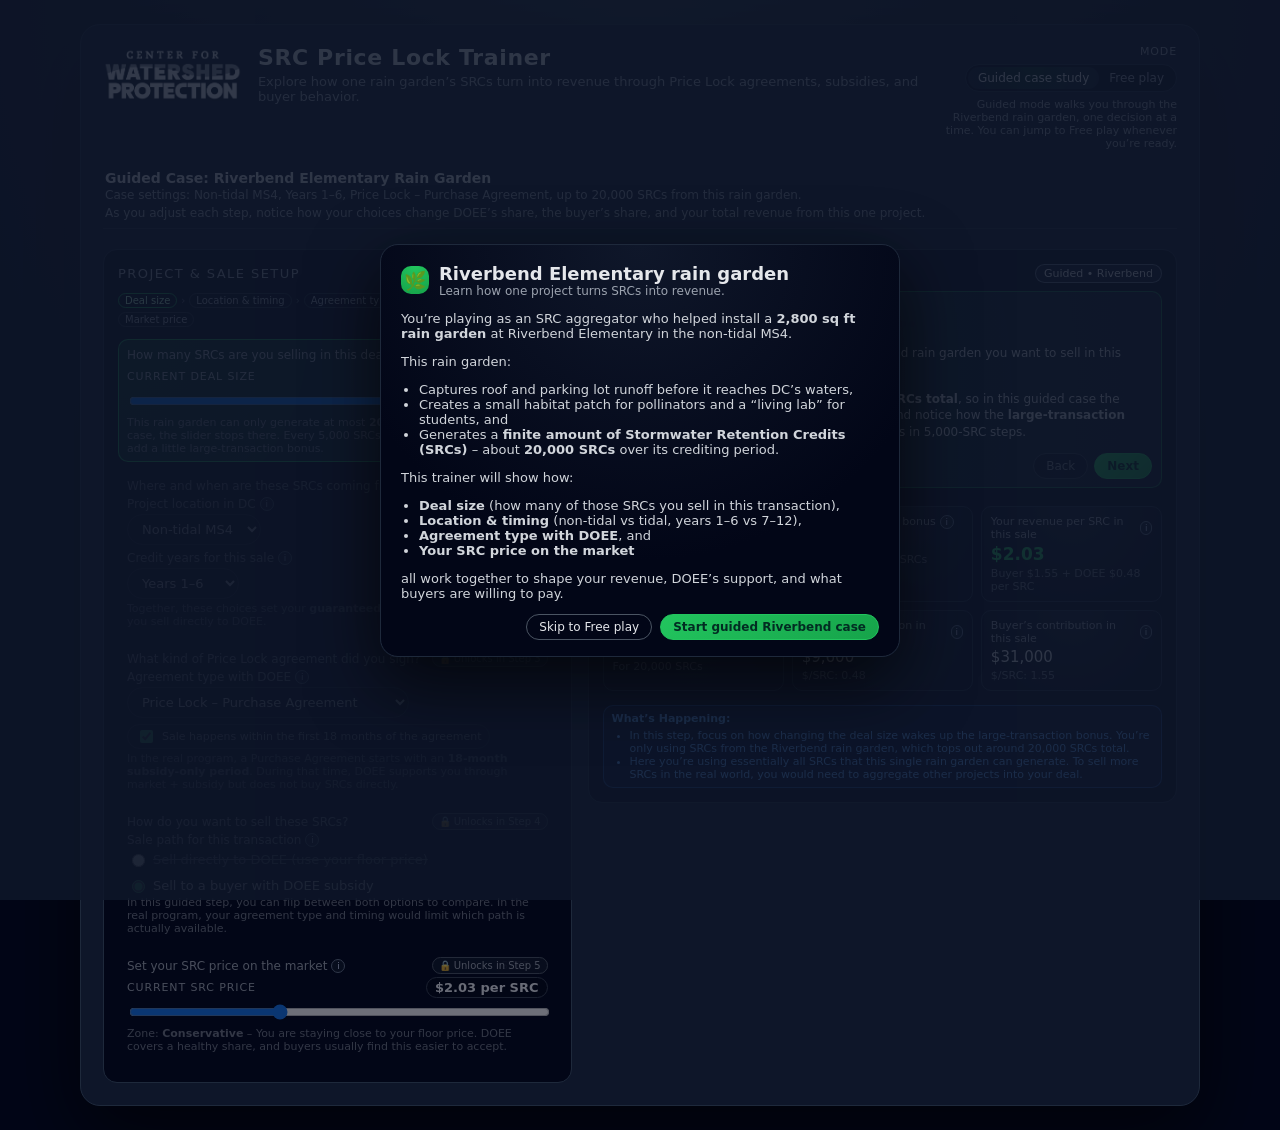
<file: index.html.html>
<!DOCTYPE html>
<html lang="en">
<head>
  <meta charset="UTF-8" />
  <title>SRC Price Lock Trainer – Riverbend Case</title>
  <style>
    :root {
      --bg: #020617;
      --panel: #020617;
      --accent: #22c55e;
      --accent-soft: rgba(34, 197, 94, 0.15);
      --accent-warn: #60a5fa;
      --accent-error: #f43f5e;
      --text-main: #e5e7eb;
      --text-soft: #9ca3af;
      --border-soft: #1e293b;
      --card-radius: 14px;
    }

    * {
      box-sizing: border-box;
    }

    body {
      margin: 0;
      font-family: system-ui, -apple-system, BlinkMacSystemFont, "Segoe UI", sans-serif;
      background: radial-gradient(circle at top, #1f2937 0, #020617 55%);
      color: var(--text-main);
      min-height: 100vh;
      display: flex;
      align-items: stretch;
      justify-content: center;
      padding: 24px;
    }

    .app-shell {
      max-width: 1120px;
      width: 100%;
      background: rgba(15, 23, 42, 0.98);
      border-radius: 20px;
      border: 1px solid #1e293b;
      box-shadow: 0 30px 80px rgba(0, 0, 0, 0.6);
      padding: 20px 22px 22px;
      display: flex;
      flex-direction: column;
      gap: 14px;
      position: relative;
    }

    .app-header {
      display: flex;
      justify-content: space-between;
      align-items: flex-start;
      gap: 16px;
    }

    /* CWP logo in header */
    .header-main {
      display: flex;
      align-items: center;
      gap: 16px;
    }

    .cwp-logo {
      height: 55px;
      width: auto;
      object-fit: contain;
      filter: drop-shadow(0 0 6px rgba(0,0,0,0.4));
    }

    .title-block h1 {
      margin: 0;
      font-size: 22px;
      letter-spacing: 0.03em;
    }

    .title-block p {
      margin: 4px 0 0;
      font-size: 13px;
      color: var(--text-soft);
    }

    .mode-switch {
      display: flex;
      flex-direction: column;
      align-items: flex-end;
      gap: 6px;
      font-size: 12px;
    }

    .mode-switch label {
      font-size: 11px;
      text-transform: uppercase;
      letter-spacing: 0.08em;
      color: var(--text-soft);
    }

    .mode-buttons {
      display: inline-flex;
      background: #020617;
      border-radius: 999px;
      border: 1px solid var(--border-soft);
      padding: 2px;
    }

    .mode-btn {
      padding: 4px 10px;
      border-radius: 999px;
      border: none;
      background: transparent;
      color: var(--text-soft);
      font-size: 12px;
      cursor: pointer;
    }

    .mode-btn.active {
      background: radial-gradient(circle at top, rgba(34,197,94,0.18), rgba(15,23,42,0.95));
      color: var(--text-main);
      border-radius: 999px;
    }

    .mode-note {
      font-size: 11px;
      color: #9ca3af;
      max-width: 260px;
      text-align: right;
    }

    .scenario-panel {
      margin-top: 2px;
      margin-bottom: 6px;
      padding: 4px 2px 8px;
      border-bottom: 1px solid #1f293b;
      background: transparent;
      border-radius: 0;
    }

    .scenario-title {
      font-weight: 600;
      font-size: 14px;
    }

    #scenarioDesc {
      font-size: 12px;
      color: var(--text-soft);
      margin-top: 2px;
    }

    .scenario-status {
      font-size: 12px;
      margin-top: 4px;
      color: var(--text-soft);
    }

    .layout {
      display: grid;
      grid-template-columns: 3.1fr 3.9fr;
      gap: 16px;
      align-items: flex-start;
    }

    .card {
      background: linear-gradient(145deg, #020617, #020617 45%, #020617 100%);
      border-radius: var(--card-radius);
      padding: 14px 14px 14px;
      border: 1px solid var(--border-soft);
      display: flex;
      flex-direction: column;
      gap: 8px;
      position: relative;
    }

    #outputCard {
      position: sticky;
      top: 76px;
      align-self: flex-start;
    }

    .card-header {
      display: flex;
      justify-content: space-between;
      align-items: center;
      gap: 8px;
    }

    .card-title {
      font-size: 13px;
      text-transform: uppercase;
      letter-spacing: 0.11em;
      color: var(--text-soft);
    }

    .badge {
      padding: 2px 8px;
      border-radius: 999px;
      font-size: 11px;
      border: 1px solid rgba(148,163,184,0.6);
      color: #e5e7eb;
      background: rgba(15,23,42,0.9);
      white-space: nowrap;
    }

    select, input, button {
      font-family: inherit;
    }

    select, input[type="number"], input[type="text"] {
      background: #020617;
      border: 1px solid var(--border-soft);
      border-radius: 999px;
      padding: 6px 10px;
      color: var(--text-main);
      font-size: 13px;
      outline: none;
    }

    select:focus, input:focus {
      border-color: var(--accent);
      box-shadow: 0 0 0 1px rgba(34,197,94,0.4);
    }

    input[type="range"] {
      width: 100%;
      cursor: pointer;
    }

    .field-label {
      color: var(--text-soft);
      font-size: 12px;
      display: flex;
      align-items: center;
      gap: 6px;
      margin-bottom: 3px;
      justify-content: space-between;
    }

    .field-main {
      display: inline-flex;
      align-items: center;
      gap: 4px;
    }

    .step-tag {
      font-size: 10px;
      text-transform: uppercase;
      letter-spacing: 0.08em;
      color: #9ca3af;
      padding: 2px 6px;
      border-radius: 999px;
      border: 1px solid #1f2937;
      background: rgba(15,23,42,0.8);
    }

    .control-row {
      margin-bottom: 8px;
      padding: 6px 8px;
      border-radius: 10px;
      transition: background 0.2s ease, border-color 0.2s ease, opacity 0.2s ease;
      border: 1px solid transparent;
      position: relative;
    }

    .control-row.active-step {
      border-color: rgba(34,197,94,0.7);
      background: radial-gradient(circle at top left, rgba(34,197,94,0.18), rgba(15,23,42,0.96));
    }

    .control-row.locked {
      opacity: 0.45;
      filter: grayscale(0.2);
      pointer-events: none;
    }

    .lock-pill {
      position: absolute;
      right: 8px;
      top: 6px;
      font-size: 10px;
      display: inline-flex;
      align-items: center;
      gap: 3px;
      padding: 2px 6px;
      border-radius: 999px;
      border: 1px solid #4b5563;
      background: rgba(15,23,42,0.92);
      color: #9ca3af;
    }

    .control-row.locked .lock-pill {
      display: inline-flex;
    }

    .control-row:not(.locked) .lock-pill {
      display: none;
    }

    .inline-toggle {
      display: inline-flex;
      align-items: center;
      gap: 6px;
      font-size: 11px;
      color: var(--text-soft);
      background: #020617;
      padding: 2px 8px;
      border-radius: 999px;
      border: 1px solid var(--border-soft);
    }

    .inline-toggle input {
      accent-color: var(--accent);
      cursor: pointer;
    }

    .radio-row {
      display: flex;
      flex-wrap: wrap;
      gap: 10px;
      margin-top: 4px;
    }

    .radio-row label {
      display: inline-flex;
      align-items: center;
      gap: 5px;
      font-size: 13px;
      cursor: pointer;
    }

    .label-path-disabled {
      text-decoration: line-through;
      color: #6b7280;
    }

    input[type="radio"] {
      accent-color: #22c55e;
      cursor: pointer;
    }

    .hint {
      font-size: 11px;
      color: #6b7280;
      margin-top: 3px;
    }

    .guided-panel {
      font-size: 12px;
      color: #d1d5db;
      background: radial-gradient(circle at left, rgba(34,197,94,0.16), rgba(15,23,42,0.97));
      border-radius: 10px;
      border: 1px solid rgba(34,197,94,0.45);
      padding: 8px 9px;
      margin-bottom: 6px;
    }

    .guided-step-label {
      font-size: 11px;
      text-transform: uppercase;
      letter-spacing: 0.12em;
      color: #9ca3af;
      margin-bottom: 2px;
    }

    .guided-title {
      font-size: 14px;
      font-weight: 600;
      margin-bottom: 4px;
      display: flex;
      align-items: center;
      gap: 6px;
      flex-wrap: wrap;
    }

    .case-icon {
      width: 18px;
      height: 18px;
      border-radius: 5px;
      background: radial-gradient(circle at top, #22c55e, #16a34a);
      display: inline-flex;
      align-items: center;
      justify-content: center;
      font-size: 13px;
      color: #022c22;
      cursor: default;
    }

    .guided-body {
      font-size: 12px;
      line-height: 1.4;
      margin-bottom: 4px;
    }

    .guided-buttons {
      display: flex;
      justify-content: flex-end;
      align-items: center;
      margin-top: 4px;
      gap: 8px;
      flex-wrap: wrap;
    }

    .guided-nav {
      display: flex;
      gap: 6px;
    }

    .btn {
      border-radius: 999px;
      padding: 5px 12px;
      border: 1px solid #4b5563;
      background: #020617;
      color: #e5e7eb;
      font-size: 12px;
      cursor: pointer;
    }

    .btn-primary {
      border-color: var(--accent);
      background: linear-gradient(135deg, #22c55e, #16a34a);
      color: #022c22;
      font-weight: 600;
    }

    .btn[disabled] {
      opacity: 0.5;
      cursor: default;
    }

    .progress-dots {
      display: flex;
      gap: 3px;
      align-items: center;
    }

    .dot {
      width: 6px;
      height: 6px;
      border-radius: 999px;
      background: #111827;
    }

    .dot.active {
      background: var(--accent);
    }

    .breadcrumb-steps {
      font-size: 10px;
      color: #9ca3af;
      margin-top: 2px;
      margin-bottom: 4px;
      display: flex;
      flex-wrap: wrap;
      gap: 4px;
      align-items: center;
    }

    .crumb {
      padding: 1px 6px;
      border-radius: 999px;
      border: 1px solid #1f2937;
    }

    .crumb.active {
      border-color: rgba(34,197,94,0.7);
      color: #bbf7d0;
    }

    .crumb-separator {
      opacity: 0.5;
    }

    .scenario-bar {
      display: flex;
      align-items: center;
      justify-content: space-between;
      gap: 8px;
      margin-top: 6px;
      margin-bottom: 4px;
    }

    .scenario-bar label {
      font-size: 11px;
      color: var(--text-soft);
      text-transform: uppercase;
      letter-spacing: 0.08em;
    }

    .scenario-bar select {
      font-size: 12px;
    }

    .scenario-focus {
      font-size: 12px;
      color: #d1d5db;
      background: radial-gradient(circle at left, rgba(59,130,246,0.22), rgba(15,23,42,0.97));
      border-radius: 10px;
      border: 1px solid rgba(59,130,246,0.55);
      padding: 8px 9px;
      margin-bottom: 6px;
    }

    .scenario-focus-title {
      font-size: 11px;
      text-transform: uppercase;
      letter-spacing: 0.11em;
      color: #bfdbfe;
      margin-bottom: 2px;
    }

    .scenario-focus-body {
      font-size: 12px;
      line-height: 1.4;
    }

    .output-grid {
      display: grid;
      grid-template-columns: repeat(3, minmax(0, 1fr));
      gap: 8px;
      margin-top: 4px;
    }

    .stat {
      background: radial-gradient(circle at top, #0f172a 0, #020617 75%);
      border-radius: 10px;
      padding: 8px 9px;
      border: 1px solid #1e293b;
      display: flex;
      flex-direction: column;
      gap: 3px;
      position: relative;
      overflow: hidden;
    }

    .stat-label {
      font-size: 11px;
      color: var(--text-soft);
      display: flex;
      align-items: center;
      gap: 4px;
    }

    .stat-value {
      font-size: 15px;
      font-variant-numeric: tabular-nums;
    }

    .stat-sub {
      font-size: 11px;
      color: #6b7280;
    }

    .stat-accent {
      color: var(--accent);
      font-size: 17px;
      font-weight: 600;
    }

    .stat-big {
      font-size: 18px;
      font-weight: 600;
      color: var(--accent);
    }

    .stat-doee.alert {
      border-color: rgba(59,130,246,0.9);
      box-shadow: 0 0 0 1px rgba(59,130,246,0.5);
      animation: fadeDown 0.6s ease-out;
    }

    .stat-buyer.alert {
      border-color: rgba(251, 191, 36, 0.9);
      box-shadow: 0 0 0 1px rgba(251, 191, 36, 0.5);
      animation: pulseUp 0.9s ease-out;
    }

    .stat-total.alert {
      border-color: rgba(239, 68, 68, 0.9);
      box-shadow: 0 0 0 1px rgba(239, 68, 68, 0.5);
      animation: flashTotal 0.7s ease-out;
    }

    .warnings {
      margin-top: 6px;
      font-size: 11px;
      color: var(--accent-warn);
      background: rgba(37,99,235,0.08);
      border-radius: 10px;
      border: 1px solid rgba(59,130,246,0.4);
      padding: 6px 8px;
    }

    .warnings ul {
      padding-left: 18px;
      margin: 4px 0 0;
    }

    .info-icon {
      width: 14px;
      height: 14px;
      border-radius: 999px;
      border: 1px solid #64748b;
      display: inline-flex;
      align-items: center;
      justify-content: center;
      font-size: 9px;
      color: #cbd5f5;
      cursor: default;
      background: rgba(15,23,42,0.9);
    }

    .tooltip-bubble {
      position: fixed;
      z-index: 9999;
      max-width: 260px;
      background: #020617;
      border-radius: 10px;
      border: 1px solid #1e293b;
      padding: 8px 10px;
      font-size: 11px;
      color: var(--text-main);
      box-shadow: 0 10px 30px rgba(0,0,0,0.6);
      pointer-events: none;
      opacity: 0;
      transform: translateY(4px);
      transition: opacity 0.08s ease-out, transform 0.08s ease-out;
    }

    .tooltip-bubble.visible {
      opacity: 1;
      transform: translateY(0);
    }

    .value-row {
      display: flex;
      justify-content: space-between;
      align-items: center;
      margin-bottom: 4px;
      font-size: 12px;
      color: #e5e7eb;
    }

    .value-label {
      font-size: 11px;
      text-transform: uppercase;
      letter-spacing: 0.08em;
      color: #9ca3af;
    }

    .value-pill {
      padding: 2px 8px;
      border-radius: 999px;
      border: 1px solid #374151;
      background: #020617;
      font-size: 13px;
      font-variant-numeric: tabular-nums;
      font-weight: 600;
      color: #e5e7eb;
    }

    .free-hint {
      font-size: 11px;
      color: #9ca3af;
      margin-bottom: 4px;
    }

    .modal-backdrop {
      position: fixed;
      inset: 0;
      background: rgba(15,23,42,0.85);
      display: flex;
      align-items: center;
      justify-content: center;
      z-index: 999;
    }

    .modal {
      max-width: 520px;
      width: 100%;
      background: radial-gradient(circle at top, #0f172a, #020617 65%);
      border-radius: 18px;
      border: 1px solid #1e293b;
      padding: 18px 20px 16px;
      box-shadow: 0 25px 70px rgba(0,0,0,0.7);
    }

    .modal-header {
      display: flex;
      align-items: center;
      gap: 10px;
      margin-bottom: 6px;
    }

    .modal-icon {
      width: 28px;
      height: 28px;
      border-radius: 10px;
      background: radial-gradient(circle at top, #22c55e, #16a34a);
      display: inline-flex;
      align-items: center;
      justify-content: center;
      font-size: 18px;
      color: #022c22;
    }

    .modal h2 {
      margin: 0;
      font-size: 18px;
    }

    .modal-body {
      font-size: 13px;
      color: #d1d5db;
      margin-top: 6px;
    }

    .modal-body ul {
      margin: 6px 0 8px 18px;
      padding: 0;
    }

    .modal-footer {
      margin-top: 10px;
      display: flex;
      justify-content: flex-end;
      gap: 8px;
      flex-wrap: wrap;
    }

    @keyframes fadeDown {
      0% { opacity: 1; transform: translateY(0); }
      40% { opacity: 0.3; transform: translateY(2px); }
      100% { opacity: 0.8; transform: translateY(0); }
    }

    @keyframes pulseUp {
      0% { transform: scale(1); }
      30% { transform: scale(1.03); }
      100% { transform: scale(1); }
    }

    @keyframes flashTotal {
      0% { background-color: rgba(127,29,29,0.6); }
      100% { background-color: transparent; }
    }

    @media (max-width: 900px) {
      body {
        padding: 10px;
      }
      .app-shell {
        padding: 14px;
      }
      .layout {
        grid-template-columns: 1fr;
      }
      #outputCard {
        position: static;
      }
    }
  </style>
</head>
<body>
  <!-- Intro modal -->
  <div class="modal-backdrop" id="introModal">
    <div class="modal">
      <div class="modal-header">
        <div class="modal-icon">🌿</div>
        <div>
          <h2>Riverbend Elementary rain garden</h2>
          <div style="font-size:12px; color:#9ca3af;">Learn how one project turns SRCs into revenue.</div>
        </div>
      </div>
      <div class="modal-body">
        <p>You’re playing as an SRC aggregator who helped install a <strong>2,800 sq ft rain garden</strong> at Riverbend Elementary in the non-tidal MS4.</p>
        <p>This rain garden:</p>
        <ul>
          <li>Captures roof and parking lot runoff before it reaches DC’s waters,</li>
          <li>Creates a small habitat patch for pollinators and a “living lab” for students, and</li>
          <li>Generates a <strong>finite amount of Stormwater Retention Credits (SRCs)</strong> – about <strong>20,000 SRCs</strong> over its crediting period.</li>
        </ul>
        <p>This trainer will show how:</p>
        <ul>
          <li><strong>Deal size</strong> (how many of those SRCs you sell in this transaction),</li>
          <li><strong>Location & timing</strong> (non-tidal vs tidal, years 1–6 vs 7–12),</li>
          <li><strong>Agreement type with DOEE</strong>, and</li>
          <li><strong>Your SRC price on the market</strong></li>
        </ul>
        <p>all work together to shape your revenue, DOEE’s support, and what buyers are willing to pay.</p>
      </div>
      <div class="modal-footer">
        <button class="btn" id="skipToFreeBtn">Skip to Free play</button>
        <button class="btn btn-primary" id="startGuidedBtn">Start guided Riverbend case</button>
      </div>
    </div>
  </div>

  <div class="app-shell">
<header class="app-header">
  <div class="header-main">
    <img class="cwp-logo" src="CWP-white-01.png" alt="Center for Watershed Protection logo">
    
    <div class="title-block">
      <h1>SRC Price Lock Trainer</h1>
      <p>Explore how one rain garden’s SRCs turn into revenue through Price Lock agreements, subsidies, and buyer behavior.</p>
    </div>
  </div>

  <div class="mode-switch">
    <label>Mode</label>
    <div class="mode-buttons">
      <button class="mode-btn active" id="modeGuidedBtn">Guided case study</button>
      <button class="mode-btn" id="modeFreeBtn">Free play</button>
    </div>
    <div class="mode-note" id="modeNote">
      Guided mode walks you through the Riverbend rain garden step by step. You can switch to Free play any time.
    </div>
  </div>
</header>


    <div class="scenario-panel" id="scenarioPanel">
      <div class="scenario-title" id="scenarioName">Guided Case: Riverbend Elementary Rain Garden</div>
      <div id="scenarioDesc">
        Case settings: <strong>Non-tidal MS4</strong>, <strong>Years 1–6</strong>, <strong>Price Lock – Purchase Agreement</strong>, up to <strong>20,000 SRCs</strong> from this rain garden.
      </div>
      <div class="scenario-status" id="scenarioStatus">
        As you move through each step, watch how the guaranteed floor price, large-transaction bonus, DOEE’s share, the buyer’s share, and your total revenue respond.
      </div>
    </div>

    <section class="layout">
      <!-- LEFT: controls -->
      <div class="card" id="controlsCard">
        <div class="card-header">
          <div class="card-title">Project & sale setup</div>
          <span class="badge" id="modeBadge">Guided • Riverbend case</span>
        </div>

        <div class="breadcrumb-steps" id="breadcrumbSteps"></div>

        <div id="freeHint" class="free-hint" style="display:none;">
          Free play is on. Adjust any inputs below or load a scenario on the right. Use this to explore beyond the Riverbend case.
        </div>

        <div id="controlsContainer">
          <div class="control-row" data-step="0" id="rowDealSize">
            <div class="lock-pill">🔒 Later in guided mode</div>
            <div class="field-label">
              <div class="field-main">
                <span>How many SRCs are you selling in this deal?</span>
              </div>
              <span class="step-tag">Step 1</span>
            </div>
            <div class="value-row">
              <span class="value-label">Current deal size</span>
              <span class="value-pill"><span id="qValue">20,000</span> SRCs</span>
            </div>
            <input type="range" id="qSlider" min="5000" max="20000" step="5000" value="20000">
            <div class="hint" id="qHint">
              This rain garden can only generate at most <strong>20,000 SRCs</strong>. In this guided case, the slider stops there. Every 5,000 SRCs you include in this deal can add a little large-transaction bonus.
            </div>
          </div>

          <div class="control-row" data-step="1" id="rowLocationYear">
            <div class="lock-pill">🔒 Unlocks in Step 2</div>
            <div class="field-label">
              <div class="field-main">
                <span>Where and when are these SRCs coming from?</span>
              </div>
              <span class="step-tag">Step 2</span>
            </div>
            <div class="field-label" style="margin-top:2px;">
              <span class="field-main">
                <span>Project location in DC</span>
                <span class="info-icon" data-tooltip="SRCs only earn Price Lock benefits in the MS4 area. Non-tidal and tidal MS4 have different guaranteed floor prices.">i</span>
              </span>
            </div>
            <select id="locationSelect">
              <option value="nontidal">Non-tidal MS4</option>
              <option value="tidal">Tidal MS4</option>
            </select>

            <div class="field-label" style="margin-top:6px;">
              <span class="field-main">
                <span>Credit years for this sale</span>
                <span class="info-icon" data-tooltip="DOEE pays a higher Price Lock floor in years 1–6, and a lower one in years 7–12 for the same project.">i</span>
              </span>
            </div>
            <select id="yearBandSelect">
              <option value="1-6">Years 1–6</option>
              <option value="7-12">Years 7–12</option>
            </select>
            <div class="hint">
              Together, these choices set your <strong>guaranteed minimum price per SRC</strong> if you sell directly to DOEE.
            </div>
          </div>

          <div class="control-row" data-step="2" id="rowAgreement">
            <div class="lock-pill">🔒 Unlocks in Step 3</div>
            <div class="field-label">
              <div class="field-main">
                <span>What kind of Price Lock agreement did you sign?</span>
              </div>
              <span class="step-tag">Step 3</span>
            </div>
            <div class="field-label" style="margin-top:2px;">
              <span class="field-main">
                <span>Agreement type with DOEE</span>
                <span class="info-icon" data-tooltip="A Purchase Agreement includes a guaranteed floor price and can also support market sales with a subsidy. A Subsidy-only Agreement only applies when you sell to another buyer; DOEE does not buy your SRCs directly.">i</span>
              </span>
            </div>
            <select id="agreementTypeSelect">
              <option value="purchase">Price Lock – Purchase Agreement</option>
              <option value="subsidy">Price Lock – Subsidy-only Agreement</option>
            </select>

            <div style="margin-top:6px;">
              <label class="inline-toggle">
                <input type="checkbox" id="in18Months" checked>
                <span>Sale happens within the first 18 months of the agreement</span>
              </label>
              <div class="hint">
                In the real program, a Purchase Agreement starts with an <strong>18-month subsidy-only period</strong>. During that time, DOEE supports you through market + subsidy but does not buy SRCs directly.
              </div>
            </div>
          </div>

          <div class="control-row" data-step="3" id="rowSalePath">
            <div class="lock-pill">🔒 Unlocks in Step 4</div>
            <div class="field-label">
              <div class="field-main">
                <span>How do you want to sell these SRCs?</span>
              </div>
              <span class="step-tag">Step 4</span>
            </div>
            <div class="field-label" style="margin-top:2px;">
              <span class="field-main">
                <span>Sale path for this transaction</span>
                <span class="info-icon" data-tooltip="You can either sell straight to DOEE at your floor price or sell to a private buyer with DOEE helping as a subsidy. Your agreement type and timing affect which paths are actually available in the real program.">i</span>
              </span>
            </div>
            <div class="radio-row">
              <label data-sale="doee" id="doeeRadioLabel">
                <input type="radio" name="saleType" value="doee" checked>
                Sell directly to DOEE (use your floor price)
              </label>
              <label data-sale="market" id="marketRadioLabel">
                <input type="radio" name="saleType" value="market">
                Sell to a buyer with DOEE subsidy
              </label>
            </div>
            <div class="hint" id="saleTypeHint">
              In this guided step, you can flip between both to compare. In the real program, your agreement type and timing would limit which path is actually available.
            </div>
          </div>

          <div class="control-row" data-step="4" id="rowPrice">
            <div class="lock-pill">🔒 Unlocks in Step 5</div>
            <div class="field-label">
              <div class="field-main">
                <span>Set your SRC price on the market</span>
                <span class="info-icon" data-tooltip="This is the price per SRC you hope to receive in a market sale. DOEE may cover part of this price as a subsidy, and the buyer pays the rest. If you set the price too high, DOEE will eventually stop adding subsidy and the buyer must cover the full amount.">i</span>
              </div>
              <span class="step-tag">Step 5</span>
            </div>
            <div class="value-row">
              <span class="value-label">Current SRC price</span>
              <span class="value-pill"><span id="sSliderValue">$2.10</span> per SRC</span>
            </div>
            <input type="range" id="sSlider" min="1.50" max="3.00" step="0.01" value="2.10">
            <div class="hint">
              Zone: <strong><span id="sZoneLabel">Balanced</span></strong> – <span id="sZoneText">above your floor price but still likely competitive for buyers, with DOEE helping cover part of the amount.</span>
            </div>
          </div>
        </div>
      </div>

      <!-- RIGHT: guided directions + outputs -->
      <div class="card" id="outputCard">
        <div class="card-header">
          <div class="card-title" id="rightCardTitle">Guided directions &amp; results</div>
          <span class="badge" id="scenarioBadge">Guided • Riverbend</span>
        </div>

        <div class="guided-panel" id="guidedPanel">
          <div class="guided-step-label" id="guidedStepLabel">Step 1 of 5</div>
          <div class="guided-title">
            <div class="case-icon" title="Rain garden case study">🌿</div>
            <span id="guidedTitle">Set the deal size for this sale</span>
            <div class="progress-dots" id="guidedDots"></div>
          </div>
          <div class="guided-body" id="guidedBody"></div>
          <div class="guided-buttons">
            <div class="guided-nav">
              <button class="btn" id="guidedBackBtn">Back</button>
              <button class="btn btn-primary" id="guidedNextBtn">Next</button>
            </div>
          </div>
        </div>

        <div class="scenario-focus" id="scenarioFocusPanel" style="display:none;">
          <div class="scenario-focus-title">Scenario focus</div>
          <div class="scenario-focus-body" id="scenarioFocusBody"></div>
        </div>

        <div class="scenario-bar" id="scenarioBar" style="display:none;">
          <div>
            <label for="scenarioSelect">Free play scenario</label>
          </div>
          <select id="scenarioSelect">
            <option value="none">None (start from current settings)</option>
            <option value="starter">Starter non-tidal project</option>
            <option value="tidal">Tidal project comparison</option>
            <option value="late">Later-year credits (7–12)</option>
            <option value="subsidyOnly">Subsidy-only agreement</option>
          </select>
        </div>

        <div class="output-grid">
          <div class="stat" id="statP">
            <div class="stat-label">
              Guaranteed floor price per SRC
              <span class="info-icon" data-tooltip="This is the Price Lock floor: the minimum amount per SRC that DOEE has agreed to pay for this project, based on its location and credit years. In a direct sale to DOEE, this is your per-SRC price.">i</span>
            </div>
            <div class="stat-value" id="pValue">$0.00</div>
            <div class="stat-sub" id="pSub">—</div>
          </div>

          <div class="stat" id="statL">
            <div class="stat-label">
              Large-transaction bonus
              <span class="info-icon" data-tooltip="Larger aggregated deals can earn a small extra amount per SRC. Every 5,000 SRCs adds a bit more value, up to the program’s cap on large transactions.">i</span>
            </div>
            <div class="stat-value" id="lValue">$0.00</div>
            <div class="stat-sub" id="lSub">0 blocks of 5,000 SRCs</div>
          </div>

          <div class="stat stat-total" id="statRevPer">
            <div class="stat-label">
              Your revenue per SRC in this sale
              <span class="info-icon" data-tooltip="What you actually earn per SRC in this transaction, after the rules are applied. In a DOEE-only sale, this matches the floor price. In a market sale, it reflects the combined contributions of DOEE and the buyer.">i</span>
            </div>
            <div class="stat-accent" id="revPerSrc">$0.00</div>
            <div class="stat-sub" id="revSplit">Buyer $0.00 + DOEE $0.00</div>
          </div>

          <div class="stat stat-total" id="statTotal">
            <div class="stat-label">
              Total revenue for this sale
              <span class="info-icon" data-tooltip="Your total dollars from this transaction: revenue per SRC multiplied by how many SRCs you sold (the deal size).">i</span>
            </div>
            <div class="stat-big" id="totalRevenue">$0</div>
            <div class="stat-sub">For <span id="totalQ">0</span> SRCs</div>
          </div>

          <div class="stat stat-doee" id="statDoee">
            <div class="stat-label">
              DOEE’s contribution in this sale
              <span class="info-icon" data-tooltip="How much DOEE pays here – either as the direct buyer (for DOEE-only sales) or as a subsidy to help a private buyer afford SRCs.">i</span>
            </div>
            <div class="stat-value" id="doeeTotal">$0</div>
            <div class="stat-sub" id="doeePer">$/SRC: 0.00</div>
          </div>

          <div class="stat stat-buyer" id="statBuyer">
            <div class="stat-label">
              Buyer’s contribution in this sale
              <span class="info-icon" data-tooltip="How much the private buyer pays. In a DOEE-only sale this is $0. In a market + subsidy sale, this is the buyer’s share of your SRC price.">i</span>
            </div>
            <div class="stat-value" id="buyerTotal">$0</div>
            <div class="stat-sub" id="buyerPer">$/SRC: 0.00</div>
          </div>
        </div>

        <div class="warnings" id="warnings" style="display:none;"></div>
      </div>
    </section>
  </div>

  <div class="tooltip-bubble" id="tooltipBubble"></div>

  <script>
    const PROJECT_MAX_SRC = 20000;  // Riverbend single-project cap
    const PROGRAM_LARGE_CAP = 100000; // Program-wide cap for large-transaction bonus in Free play

    const state = {
      mode: "guided",
      guidedIndex: 0,
      totalGuidedSteps: 5,
      location: "nontidal",
      yearBand: "1-6",
      agreementType: "purchase",
      in18Months: true,
      dealSize: 20000,
      saleType: "doee",
      srcPrice: 2.10,
      scenarioKey: "guided"
    };

    const els = {
      introModal: document.getElementById("introModal"),
      startGuidedBtn: document.getElementById("startGuidedBtn"),
      skipToFreeBtn: document.getElementById("skipToFreeBtn"),

      modeGuidedBtn: document.getElementById("modeGuidedBtn"),
      modeFreeBtn: document.getElementById("modeFreeBtn"),
      modeNote: document.getElementById("modeNote"),
      modeBadge: document.getElementById("modeBadge"),
      scenarioBadge: document.getElementById("scenarioBadge"),
      rightCardTitle: document.getElementById("rightCardTitle"),

      guidedPanel: document.getElementById("guidedPanel"),
      freeHint: document.getElementById("freeHint"),
      guidedStepLabel: document.getElementById("guidedStepLabel"),
      guidedTitle: document.getElementById("guidedTitle"),
      guidedBody: document.getElementById("guidedBody"),
      guidedDots: document.getElementById("guidedDots"),
      guidedBackBtn: document.getElementById("guidedBackBtn"),
      guidedNextBtn: document.getElementById("guidedNextBtn"),
      breadcrumbSteps: document.getElementById("breadcrumbSteps"),

      controlsContainer: document.getElementById("controlsContainer"),
      controlRows: Array.from(document.querySelectorAll(".control-row")),

      qSlider: document.getElementById("qSlider"),
      qValue: document.getElementById("qValue"),
      qHint: document.getElementById("qHint"),
      locationSelect: document.getElementById("locationSelect"),
      yearBandSelect: document.getElementById("yearBandSelect"),
      agreementTypeSelect: document.getElementById("agreementTypeSelect"),
      in18Months: document.getElementById("in18Months"),
      saleTypeRadios: Array.from(document.querySelectorAll("input[name='saleType']")),
      saleTypeHint: document.getElementById("saleTypeHint"),
      doeeRadioLabel: document.getElementById("doeeRadioLabel"),
      marketRadioLabel: document.getElementById("marketRadioLabel"),
      sSlider: document.getElementById("sSlider"),
      sSliderValue: document.getElementById("sSliderValue"),
      sZoneLabel: document.getElementById("sZoneLabel"),
      sZoneText: document.getElementById("sZoneText"),

      pValue: document.getElementById("pValue"),
      pSub: document.getElementById("pSub"),
      lValue: document.getElementById("lValue"),
      lSub: document.getElementById("lSub"),
      revPerSrc: document.getElementById("revPerSrc"),
      revSplit: document.getElementById("revSplit"),
      totalRevenue: document.getElementById("totalRevenue"),
      totalQ: document.getElementById("totalQ"),
      doeeTotal: document.getElementById("doeeTotal"),
      doeePer: document.getElementById("doeePer"),
      buyerTotal: document.getElementById("buyerTotal"),
      buyerPer: document.getElementById("buyerPer"),
      statDoee: document.getElementById("statDoee"),
      statBuyer: document.getElementById("statBuyer"),
      statTotal: document.getElementById("statTotal"),
      warnings: document.getElementById("warnings"),

      scenarioBar: document.getElementById("scenarioBar"),
      scenarioSelect: document.getElementById("scenarioSelect"),
      scenarioPanel: document.getElementById("scenarioPanel"),
      scenarioName: document.getElementById("scenarioName"),
      scenarioDesc: document.getElementById("scenarioDesc"),
      scenarioStatus: document.getElementById("scenarioStatus"),

      scenarioFocusPanel: document.getElementById("scenarioFocusPanel"),
      scenarioFocusBody: document.getElementById("scenarioFocusBody"),

      tooltipBubble: document.getElementById("tooltipBubble"),
      infoIcons: Array.from(document.querySelectorAll(".info-icon"))
    };

    const guidedStepDefs = [
      {
        title: "Set the deal size for this sale",
        body: `
          <p>First, choose how many SRCs from the Riverbend rain garden you want to sell in this transaction. That’s your <strong>deal size</strong> for this sale.</p>
          <p>This project can only generate about <strong>20,000 SRCs total</strong>, so in this guided case the slider tops out there. Move around that value and notice how the <strong>large-transaction bonus</strong> on the right wakes up as your deal grows in 5,000-SRC steps.</p>
        `
      },
      {
        title: "Confirm where and when the SRCs come from",
        body: `
          <p>Now, confirm <strong>where</strong> the project is in DC and <strong>which years</strong> of SRCs you’re selling.</p>
          <p>For the Riverbend case, keep:</p>
          <ul>
            <li><strong>Location: Non-tidal MS4</strong></li>
            <li><strong>Credit years: 1–6</strong></li>
          </ul>
          <p>Watch how the <strong>guaranteed floor price per SRC</strong> changes if you briefly flip to tidal or years 7–12, then return to the Riverbend settings. Your revenue boxes won’t move much yet — we’re just shaping the <strong>minimum price</strong> that supports you.</p>
        `
      },
      {
        title: "Choose your Price Lock agreement",
        body: `
          <p>Next, choose what kind of <strong>Price Lock agreement</strong> you signed with DOEE and whether this sale happens early or later in that agreement.</p>
          <p>For Riverbend, start with a <strong>Price Lock – Purchase Agreement</strong> and leave the sale in the <strong>first 18 months</strong>. Then untick that box to see how your options shift later in the agreement.</p>
          <p>You won’t see big number changes here yet. This step mostly sets up <strong>which sale paths are realistic</strong> in the next step — whether you’re likely to lean on a market + subsidy sale, or have a stronger direct-purchase fallback from DOEE.</p>
        `
      },
      {
        title: "Pick your sale path for this deal",
        body: `
          <p>For this particular sale, decide whether you:</p>
          <ul>
            <li><strong>Sell directly to DOEE</strong> at your guaranteed floor price, or</li>
            <li><strong>Sell to a private buyer</strong> with DOEE helping as a subsidy.</li>
          </ul>
          <p>Flip between both and watch the <strong>DOEE vs buyer contribution boxes</strong> on the right. In a DOEE-only sale, buyers pay nothing. In a market + subsidy sale, DOEE and the buyer share the cost of your SRC price.</p>
          <p>In the real market, the direct DOEE path is your safe backstop; the market + subsidy path is where you can potentially earn more <em>if</em> your price stays realistic for buyers.</p>
        `
      },
      {
        title: "Set your SRC price on the market",
        body: `
          <p>Finally, with your sale path set to a <strong>buyer + DOEE subsidy</strong>, use the SRC price slider to set the <strong>price per SRC</strong> you’re aiming for in a market sale.</p>
          <p>As you move the slider, watch how:</p>
          <ul>
            <li>Your <strong>revenue per SRC</strong> changes,</li>
            <li><strong>DOEE’s share vs the buyer’s share</strong> shifts, and</li>
            <li>the blue explanation box warns you when DOEE’s subsidy <strong>shrinks or drops to zero</strong>.</li>
          </ul>
          <p>If you push your SRC price too high, DOEE eventually stops adding subsidy and the buyer is left to carry the full cost — most buyers will look for cheaper credits at that point.</p>
        `
      }
    ];

    const guidedBreadcrumbLabels = [
      "Deal size",
      "Location & timing",
      "Agreement type",
      "Sale path",
      "Market price"
    ];

    function formatCurrency(num, decimals = 2) {
      if (!Number.isFinite(num)) return "$0.00";
      const fixed = num.toFixed(decimals);
      const [whole, frac] = fixed.split(".");
      const wholeWithCommas = Number(whole).toLocaleString("en-US");
      return "$" + wholeWithCommas + (decimals > 0 ? "." + frac : "");
    }

    function formatInteger(num) {
      if (!Number.isFinite(num)) return "0";
      return Number(num).toLocaleString("en-US", { maximumFractionDigits: 0 });
    }

    function getFloorPrice(location, yearBand) {
      if (yearBand === "7-12") return 0.42;
      return location === "nontidal" ? 2.03 : 1.77;
    }

    function computeLargeBonus(dealSize, cap) {
      const capQ = Math.min(dealSize, cap);
      const blocks = Math.floor(capQ / 5000);
      const bonus = 0.02 * blocks;
      return { bonus, blocks, cappedAtCap: dealSize > cap };
    }

    function getSalePath() {
      for (const r of els.saleTypeRadios) {
        if (r.checked) return r.value;
      }
      return "doee";
    }

    function classifyPriceZone(S, P) {
      if (!Number.isFinite(S) || !Number.isFinite(P)) {
        return {
          label: "Conservative",
          text: "Use the slider to explore prices once your other settings are in place.",
          level: "neutral"
        };
      }

      if (S > P + 0.20) {
        return {
          label: "Too high",
          text: "This price is high enough that DOEE is likely to stop adding subsidy. The buyer ends up carrying almost all or all of the cost.",
          level: "toohigh"
        };
      }
      if (S >= P + 0.16) {
        return {
          label: "Aggressive",
          text: "You are near the top of a realistic range. DOEE’s subsidy is smaller here, and the buyer is paying a larger share of the SRC price.",
          level: "aggressive"
        };
      }
      if (S >= P + 0.08) {
        return {
          label: "Balanced",
          text: "You are above your floor price but still in a range where DOEE shares the cost and your credits are more likely to stay competitive.",
          level: "balanced"
        };
      }
      if (S >= P) {
        return {
          label: "Conservative",
          text: "You are staying close to your floor price. DOEE covers a healthy share, and buyers usually find this easier to accept.",
          level: "conservative"
        };
      }
      return {
        label: "Below floor",
        text: "Program rules won’t allow you to price below the guaranteed floor. The tool will raise your price at least to the floor.",
        level: "below"
      };
    }

    function getStepNarrative() {
      if (state.mode !== "guided") return null;
      switch (state.guidedIndex) {
        case 0:
          return "In this step, focus on how changing the deal size wakes up the large-transaction bonus. You’re only using SRCs from the Riverbend rain garden, which tops out around 20,000 SRCs total.";
        case 1:
          return "Here, changing location and credit years mainly shifts your guaranteed floor price per SRC. That floor sets your safety net, even before you decide how to sell or set your market price.";
        case 2:
          return "This agreement choice shapes whether DOEE mostly supports you through market subsidies, or is more likely to step in as a direct buyer later. It doesn’t fully show up in the numbers until you choose a sale path.";
        case 3:
          return "Now you can see the difference between a DOEE-only sale and a buyer + subsidy sale. Watch how DOEE’s share and the buyer’s share change depending on the path you choose.";
        case 4:
          return "With a buyer + subsidy sale path active, the SRC price slider controls who pays what. As you raise the price, your revenue per SRC can grow, but DOEE’s subsidy can shrink and buyers may face much higher costs.";
        default:
          return null;
      }
    }

    function updateSalePathRules() {
      const type = state.agreementType;
      const within18 = state.in18Months;
      const doeeRealisticallyAllowed = !(
        type === "subsidy" || (type === "purchase" && within18)
      );

      els.doeeRadioLabel.classList.remove("label-path-disabled");

      if (!doeeRealisticallyAllowed) {
        els.doeeRadioLabel.classList.add("label-path-disabled");
      }

      if (state.mode === "guided" && state.guidedIndex >= 3) {
        if (type === "subsidy") {
          els.saleTypeHint.textContent =
            "Subsidy-only Agreement: in the real program, DOEE would not buy your SRCs directly. The DOEE-only option is shown here only for comparison; your actual path is a buyer + subsidy sale.";
        } else if (type === "purchase" && within18) {
          els.saleTypeHint.textContent =
            "First 18 months of a Purchase Agreement: this is a subsidy-only period in the real program. DOEE supports you through a buyer + subsidy sale, not as a direct buyer. The DOEE-only path is shown here only to compare cost sharing.";
        } else {
          els.saleTypeHint.textContent =
            "Later in a Purchase Agreement, both a direct sale to DOEE and a buyer + subsidy sale may be realistic. Compare how each path shifts who pays what.";
        }
      } else if (state.mode === "free") {
        if (!doeeRealisticallyAllowed) {
          els.saleTypeHint.textContent =
            "In these settings, DOEE would not normally buy SRCs directly in the real program. The DOEE-only path is available here just so you can see how the cost sharing would change.";
        } else {
          els.saleTypeHint.textContent =
            "In Free play, both paths are open for exploration. In the real world, your agreement type and timing would narrow these options.";
        }
      } else {
        els.saleTypeHint.textContent =
          "In this guided step, you can flip between both options to compare. In the real program, your agreement type and timing would limit which path is actually available.";
      }

      // If DOEE is not realistically allowed, gently default to market
      if (!doeeRealisticallyAllowed && state.saleType === "doee") {
        const marketRadio = els.saleTypeRadios.find(r => r.value === "market");
        if (marketRadio) {
          marketRadio.checked = true;
          state.saleType = "market";
        }
      }
    }

    function recalc() {
      state.dealSize = parseInt(els.qSlider.value, 10) || 0;
      state.location = els.locationSelect.value;
      state.yearBand = els.yearBandSelect.value;
      state.agreementType = els.agreementTypeSelect.value;
      state.in18Months = els.in18Months.checked;
      state.saleType = getSalePath();
      state.srcPrice = parseFloat(els.sSlider.value) || state.srcPrice;

      els.qValue.textContent = formatInteger(state.dealSize);

      const P = getFloorPrice(state.location, state.yearBand);

      const capForThisRun =
        state.mode === "guided" && state.scenarioKey === "guided"
          ? PROJECT_MAX_SRC
          : PROGRAM_LARGE_CAP;

      const { bonus: L, blocks, cappedAtCap } = computeLargeBonus(
        state.dealSize,
        capForThisRun
      );

      let warnings = [];
      const baseNarrative = getStepNarrative();
      if (baseNarrative) {
        warnings.push(baseNarrative);
      }

      let S = state.srcPrice;
      const showPriceTeaching =
        state.mode === "free" || (state.mode === "guided" && state.guidedIndex >= 4);

      const floorMessages = [];
      if (S < P) {
        floorMessages.push(
          "Your requested SRC price was below the guaranteed floor. The tool has raised it up to that floor, because you cannot sell below your floor price."
        );
        S = P;
      }
      if (showPriceTeaching) {
        warnings = warnings.concat(floorMessages);
      }
      // In guided Step 2, explain why total revenue may stay constant in a buyer + subsidy sale
      if (
        state.mode === "guided" &&
        state.guidedIndex === 1 &&
        state.saleType === "market"
      ) {
        warnings.push(
          "In this buyer + DOEE subsidy sale, changing location or credit years mainly shifts how DOEE and the buyer split your SRC price. Because your SRC price and deal size have not changed, your total revenue stays the same while their shares move around."
        );
      }


      state.srcPrice = S;
      els.sSlider.value = S.toFixed(2);
      els.sSliderValue.textContent = formatCurrency(S);

      updateSalePathRules();

      let buyerPer = 0;
      let doeePer = 0;
      let totalPer = 0;

      const type = state.agreementType;
      const within18 = state.in18Months;
      const doeeRealAllowed = !(
        type === "subsidy" || (type === "purchase" && within18)
      );

      if (state.saleType === "doee") {
        doeePer = P;
        buyerPer = 0;
        totalPer = doeePer;
      } else {
        let D = P + 0.4 - S + L;
        if (D <= 0) {
          if (showPriceTeaching) {
            warnings.push(
              "At this SRC price, DOEE effectively stops adding subsidy. DOEE’s share is treated as $0 per SRC, and the buyer is being asked to cover the full SRC price."
            );
          }
          D = 0;
        }
        doeePer = D;
        buyerPer = S - doeePer;
        if (buyerPer < 0) {
          if (showPriceTeaching) {
            warnings.push(
              "At this combination, the buyer’s share would be negative, so their contribution is treated as $0 per SRC. In practice this situation would not occur."
            );
          }
          buyerPer = 0;
        }
        totalPer = buyerPer + doeePer;
      }

      const totalRev = totalPer * state.dealSize;
      const doeeTotal = doeePer * state.dealSize;
      const buyerTotal = buyerPer * state.dealSize;

      els.pValue.textContent = formatCurrency(P);
      els.pSub.textContent =
        (state.location === "nontidal" ? "Non-tidal MS4" : "Tidal MS4") +
        " • Credit years " +
        (state.yearBand === "1-6" ? "1–6" : "7–12");

      els.lValue.textContent = formatCurrency(L);
      let lText = `${blocks} block${blocks === 1 ? "" : "s"} of 5,000 SRCs`;
      if (state.dealSize < 5000) {
        lText += " • no large-transaction bonus at very small volumes";
        warnings.push(
          "Because the deal size is small, there is no large-transaction bonus. Larger aggregated deals earn a little extra per SRC."
        );
      } else if (cappedAtCap && showPriceTeaching) {
        if (state.mode === "guided" && state.scenarioKey === "guided") {
          warnings.push(
            "The large-transaction bonus tops out once you’ve used all SRCs this single rain garden can generate. Increasing the deal size further wouldn’t be realistic for just this project."
          );
        } else {
          warnings.push(
            "The large-transaction bonus stops increasing once you reach about 100,000 SRCs. Above that size, you can still aggregate more projects, but the bonus does not grow further."
          );
        }
      }
      els.lSub.textContent = lText;

      els.revPerSrc.textContent = formatCurrency(totalPer);
      els.revSplit.textContent = `Buyer ${formatCurrency(
        buyerPer
      )} + DOEE ${formatCurrency(doeePer)} per SRC`;

      els.totalRevenue.textContent = formatCurrency(totalRev, 0);
      els.totalQ.textContent = formatInteger(state.dealSize);
      els.doeeTotal.textContent = formatCurrency(doeeTotal, 0);
      els.doeePer.textContent = `$/SRC: ${doeePer.toFixed(2)}`;
      els.buyerTotal.textContent = formatCurrency(buyerTotal, 0);
      els.buyerPer.textContent = `$/SRC: ${buyerPer.toFixed(2)}`;

      els.statDoee.classList.remove("alert");
      els.statBuyer.classList.remove("alert");
      els.statTotal.classList.remove("alert");

      const zone = classifyPriceZone(S, P);
      els.sZoneLabel.textContent = zone.label;
      els.sZoneText.textContent = zone.text;

      if (showPriceTeaching && state.saleType === "market") {
        if (zone.level === "toohigh") {
          els.statDoee.classList.add("alert");
          els.statBuyer.classList.add("alert");
          els.statTotal.classList.add("alert");
          warnings.push(
            "By setting a very high SRC price, you are asking the buyer to cover most or all of the cost. DOEE’s subsidy has dropped away, and buyers will usually look for more affordable credits from other aggregators."
          );
        } else if (buyerPer > doeePer && S > P + 0.10) {
          els.statBuyer.classList.add("alert");
          warnings.push(
            "You are shifting more of the cost onto the buyer as you raise your SRC price. Your revenue per SRC may increase, but higher buyer costs can make your credits less competitive."
          );
        }
      }

      const showAgreementTeaching =
        state.mode === "free" || (state.mode === "guided" && state.guidedIndex >= 2);

      if (showAgreementTeaching && state.agreementType === "purchase") {
        if (state.in18Months) {
          warnings.push(
            "Because this sale is in the first 18 months of a Purchase Agreement, you are effectively in a subsidy-only period in the real program. That means DOEE supports a market sale with subsidy but does not act as a direct buyer during this window."
          );
        } else {
          warnings.push(
            "Because this sale happens after the first 18 months of a Purchase Agreement, DOEE is more likely to step in as a direct buyer if you cannot find a private buyer. That lowers your risk, but it also reduces the pressure to keep SRC prices as low as possible for buyers."
          );
        }
      }

      if (state.agreementType === "subsidy" && state.saleType === "doee") {
        warnings.push(
          "With a Subsidy-only Agreement, DOEE would not buy your SRCs directly. This DOEE-only path is shown here only as a comparison so you can see how the cost sharing would differ."
        );
      }

      if (
        !doeeRealAllowed &&
        state.saleType === "doee"
      ) {
        warnings.push(
          "In this combination of agreement type and timing, DOEE would not normally be a direct buyer under the real program rules. This DOEE-only path is here for learning and comparison, not as a realistic option."
        );
      }

      if (
        state.mode === "guided" &&
        state.scenarioKey === "guided" &&
        state.guidedIndex === 0 &&
        state.dealSize >= PROJECT_MAX_SRC
      ) {
        warnings.push(
          "Here you’re using essentially all SRCs that this single rain garden can generate. To sell more SRCs in the real world, you would need to aggregate other projects into your deal."
        );
      }

      if (warnings.length > 0) {
        els.warnings.style.display = "block";
        els.warnings.innerHTML =
          '<strong>What’s Happening:</strong><ul>' +
          warnings.map(w => `<li>${w}</li>`).join("") +
          "</ul>";
      } else {
        els.warnings.style.display = "none";
        els.warnings.innerHTML = "";
      }

      updateScenarioStatus();
      updateScenarioFocus();
      els.sSliderValue.textContent = formatCurrency(state.srcPrice);
    }

    function updateScenarioStatus() {
      if (state.mode === "guided") {
        els.scenarioName.textContent = "Guided Case: Riverbend Elementary Rain Garden";
        els.scenarioBadge.textContent = "Guided • Riverbend";
        els.scenarioDesc.textContent =
          "Case settings: Non-tidal MS4, Years 1–6, Price Lock – Purchase Agreement, up to 20,000 SRCs from this rain garden.";
        els.scenarioStatus.textContent =
          "As you adjust each step, notice how your choices change DOEE’s share, the buyer’s share, and your total revenue from this one project.";
        return;
      }

      let key = state.scenarioKey;
      let statusText = "";

      if (!key || key === "none") {
        els.scenarioName.textContent = "Free play mode";
        els.scenarioDesc.textContent =
          "No specific scenario loaded. Adjust any inputs freely to see how the rules shape DOEE’s share, the buyer’s share, and your total revenue.";
        statusText =
          "Use Free play to test “what if” questions: What happens if you increase deal size, switch to tidal, or push the SRC price up or down?";
      } else if (key === "starter") {
        els.scenarioName.textContent = "Starter non-tidal project";
        els.scenarioDesc.textContent =
          "A modest non-tidal project in years 1–6 under a Purchase Agreement. Start from these settings and test how sensitive revenue is to deal size and SRC price.";
        statusText =
          "Try comparing this scenario to Riverbend by matching deal size and SRC price. Notice how similar settings yield similar cost sharing.";
      } else if (key === "tidal") {
        els.scenarioName.textContent = "Tidal project comparison";
        els.scenarioDesc.textContent =
          "A larger project in the tidal MS4. Compare this to a non-tidal project with similar deal size and SRC price to see how changing location shifts the floor price and total revenue.";
        statusText =
          "Focus on how the floor price per SRC and DOEE’s share change when you move from non-tidal to tidal for a similar-sized deal.";
      } else if (key === "late") {
        els.scenarioName.textContent = "Later-year credits (7–12)";
        els.scenarioDesc.textContent =
          "The same size non-tidal project, but credits from years 7–12. Early-year and later-year credits earn different floor prices.";
        statusText =
          "Compare this to a years 1–6 non-tidal case with a similar deal size. Notice how the lower floor price pulls down revenue even when SRC price looks similar.";
      } else if (key === "subsidyOnly") {
        els.scenarioName.textContent = "Subsidy-only Agreement case";
        els.scenarioDesc.textContent =
          "A non-tidal project operating under a Subsidy-only Agreement. There is no direct DOEE purchase fallback.";
        statusText =
          "Explore how much more important a realistic SRC price and buyer’s budget become when there is no direct DOEE purchase to fall back on.";
      }

      els.scenarioStatus.textContent = statusText;
    }

    function updateScenarioFocus() {
      if (state.mode !== "free") {
        els.scenarioFocusPanel.style.display = "none";
        return;
      }

      els.scenarioFocusPanel.style.display = "block";
      let key = state.scenarioKey;
      let body = "";

      if (!key || key === "none") {
        body =
          `<p><strong>Explore freely.</strong> Start from your current settings and adjust deal size, agreement type, sale path, and SRC price. Use the panels below to see how DOEE’s share, the buyer’s share, and your revenue respond.</p>`;
      } else if (key === "starter") {
        body = `
          <p><strong>Starter non-tidal project.</strong> This scenario mirrors a modest non-tidal project in years 1–6 with a Purchase Agreement.</p>
          <p>Try gently increasing the deal size and SRC price. Watch how the large-transaction bonus, floor price, and DOEE vs buyer contributions shift, and look for combinations where revenue is healthy but buyer costs still feel reasonable.</p>
        `;
      } else if (key === "tidal") {
        body = `
          <p><strong>Tidal comparison.</strong> Here you are working in the tidal MS4 instead of non-tidal.</p>
          <p>Try matching the deal size and SRC price to a similar non-tidal case. Notice how the change in location alone affects the floor price per SRC and total revenue, even before you adjust anything else.</p>
        `;
      } else if (key === "late") {
        body = `
          <p><strong>Later-year credits.</strong> This scenario uses years 7–12 credits for a non-tidal project.</p>
          <p>Compare this to a years 1–6 scenario with the same deal size and similar SRC price. Watch how the lower floor price pulls down total revenue and shifts what counts as a “strong” outcome.</p>
        `;
      } else if (key === "subsidyOnly") {
        body = `
          <p><strong>Subsidy-only Agreement.</strong> In this case, DOEE does not buy SRCs directly; it only supports market sales with a subsidy.</p>
          <p>Experiment with different SRC prices and sale paths. Pay close attention to how heavily you rely on a buyer who is willing to pay, and how DOEE’s subsidy can make or break a realistic deal.</p>
        `;
      }

      els.scenarioFocusBody.innerHTML = body;
    }

    function updateControlLockStates() {
      if (state.mode === "free") {
        els.controlRows.forEach(row => {
          row.classList.remove("locked", "active-step");
        });
        return;
      }

      els.controlRows.forEach(row => {
        const stepIndex = parseInt(row.getAttribute("data-step"), 10);
        if (Number.isNaN(stepIndex)) return;
        if (stepIndex === state.guidedIndex) {
          row.classList.remove("locked");
          row.classList.add("active-step");
        } else if (stepIndex < state.guidedIndex) {
          row.classList.remove("locked");
          row.classList.remove("active-step");
        } else {
          row.classList.add("locked");
          row.classList.remove("active-step");
        }
      });
    }

    function renderGuidedStep() {
      const i = state.guidedIndex;
      const def = guidedStepDefs[i];
      els.guidedStepLabel.textContent = `Step ${i + 1} of ${state.totalGuidedSteps}`;
      els.guidedTitle.textContent = def.title;
      els.guidedBody.innerHTML = def.body;

      if (i === 4) {
        const marketRadio = els.saleTypeRadios.find(r => r.value === "market");
        if (marketRadio) {
          marketRadio.checked = true;
          state.saleType = "market";
        }
      }

      els.guidedDots.innerHTML = "";
      for (let d = 0; d < state.totalGuidedSteps; d++) {
        const dot = document.createElement("div");
        dot.className = "dot" + (d === i ? " active" : "");
        els.guidedDots.appendChild(dot);
      }

      els.breadcrumbSteps.innerHTML = "";
      guidedBreadcrumbLabels.forEach((label, idx) => {
        const span = document.createElement("span");
        span.className = "crumb" + (idx === i ? " active" : "");
        span.textContent = label;
        els.breadcrumbSteps.appendChild(span);
        if (idx < guidedBreadcrumbLabels.length - 1) {
          const sep = document.createElement("span");
          sep.className = "crumb-separator";
          sep.textContent = "›";
          els.breadcrumbSteps.appendChild(sep);
        }
      });

      els.guidedBackBtn.disabled = i === 0;
      els.guidedNextBtn.textContent =
        i === state.totalGuidedSteps - 1 ? "Finish guided case" : "Next";

      updateControlLockStates();
      recalc();
    }

    function resetRiverbendDefaults() {
      state.location = "nontidal";
      state.yearBand = "1-6";
      state.agreementType = "purchase";
      state.in18Months = true;
      state.dealSize = PROJECT_MAX_SRC;
      state.saleType = "doee";
      state.srcPrice = 2.03;

      els.qSlider.value = state.dealSize;
      els.locationSelect.value = state.location;
      els.yearBandSelect.value = state.yearBand;
      els.agreementTypeSelect.value = state.agreementType;
      els.in18Months.checked = state.in18Months;

      els.saleTypeRadios.forEach(r => {
        r.checked = r.value === state.saleType;
      });

      els.sSlider.value = state.srcPrice.toFixed(2);
      els.sSliderValue.textContent = formatCurrency(state.srcPrice);

      recalc();
    }

    function setMode(newMode) {
      state.mode = newMode;
      if (newMode === "guided") {
        els.modeGuidedBtn.classList.add("active");
        els.modeFreeBtn.classList.remove("active");
        els.modeNote.textContent =
          "Guided mode walks you through the Riverbend rain garden, one decision at a time. You can jump to Free play whenever you’re ready.";
        els.modeBadge.textContent = "Guided • Riverbend case";
        els.scenarioBadge.textContent = "Guided • Riverbend";
        els.rightCardTitle.textContent = "Guided directions & results";
        els.guidedPanel.style.display = "block";
        els.freeHint.style.display = "none";
        els.scenarioBar.style.display = "none";
        els.scenarioFocusPanel.style.display = "none";
        state.scenarioKey = "guided";

        els.qSlider.max = String(PROJECT_MAX_SRC);
        if (state.dealSize > PROJECT_MAX_SRC) {
          state.dealSize = PROJECT_MAX_SRC;
          els.qSlider.value = PROJECT_MAX_SRC;
        }
        els.qHint.innerHTML =
          'This rain garden can only generate at most <strong>20,000 SRCs</strong>. In this guided case, the slider stops there. Every 5,000 SRCs you include in this deal can add a little large-transaction bonus.';

        updateControlLockStates();
        renderGuidedStep();
      } else {
        els.modeGuidedBtn.classList.remove("active");
        els.modeFreeBtn.classList.add("active");
        els.modeNote.textContent =
          "Free play lets you explore any combination of deal size, location, agreement type, sale path, and SRC price. Use scenarios to jump into examples.";
        els.modeBadge.textContent = "Free play";
        els.scenarioBadge.textContent = "Free play";
        els.rightCardTitle.textContent = "Scenario focus & results";
        els.guidedPanel.style.display = "none";
        els.freeHint.style.display = "block";
        els.scenarioBar.style.display = "flex";
        state.scenarioKey = els.scenarioSelect.value || "none";

        els.qSlider.max = "100000";
        els.qHint.innerHTML =
          'In Free play you can slide above <strong>20,000 SRCs</strong> to imagine aggregating multiple projects into one deal. The large-transaction bonus keeps growing in 5,000-SRC steps until around <strong>100,000 SRCs</strong>, where the program’s bonus cap is reached.';

        updateControlLockStates();
        recalc();
      }
    }

    function applyScenario(key) {
      state.scenarioKey = key;
      if (state.mode !== "free") return;

      if (key === "starter") {
        state.location = "nontidal";
        state.yearBand = "1-6";
        state.agreementType = "purchase";
        state.in18Months = false;
        state.dealSize = 15000;
        state.saleType = "doee";
        state.srcPrice = 2.03;
      } else if (key === "tidal") {
        state.location = "tidal";
        state.yearBand = "1-6";
        state.agreementType = "purchase";
        state.in18Months = false;
        state.dealSize = 30000;
        state.saleType = "market";
        state.srcPrice = 1.95;
      } else if (key === "late") {
        state.location = "nontidal";
        state.yearBand = "7-12";
        state.agreementType = "purchase";
        state.in18Months = false;
        state.dealSize = 20000;
        state.saleType = "market";
        state.srcPrice = 1.80;
      } else if (key === "subsidyOnly") {
        state.location = "nontidal";
        state.yearBand = "1-6";
        state.agreementType = "subsidy";
        state.in18Months = false;
        state.dealSize = 25000;
        state.saleType = "market";
        state.srcPrice = 2.00;
      }

      els.locationSelect.value = state.location;
      els.yearBandSelect.value = state.yearBand;
      els.agreementTypeSelect.value = state.agreementType;
      els.in18Months.checked = state.in18Months;
      els.qSlider.value = state.dealSize;
      els.qValue.textContent = formatInteger(state.dealSize);
      els.saleTypeRadios.forEach(r => {
        r.checked = r.value === state.saleType;
      });
      els.sSlider.value = state.srcPrice.toFixed(2);
      els.sSliderValue.textContent = formatCurrency(state.srcPrice);

      recalc();
    }

    function showTooltip(e) {
      const text = e.currentTarget.getAttribute("data-tooltip");
      if (!text) return;
      const bubble = els.tooltipBubble;
      bubble.innerHTML = text;

      const rect = e.currentTarget.getBoundingClientRect();
      const x = rect.left + rect.width / 2;
      const y = rect.top - 8;

      bubble.style.left = x + "px";
      bubble.style.top = y + "px";
      bubble.classList.add("visible");

      const br = bubble.getBoundingClientRect();
      bubble.style.left = x - br.width / 2 + "px";
    }

    function hideTooltip() {
      els.tooltipBubble.classList.remove("visible");
    }

    function initTooltips() {
      els.infoIcons.forEach(icon => {
        icon.addEventListener("mouseenter", showTooltip);
        icon.addEventListener("mouseleave", hideTooltip);
        icon.addEventListener("focus", showTooltip);
        icon.addEventListener("blur", hideTooltip);
      });
    }

    function wireEvents() {
      els.modeGuidedBtn.addEventListener("click", () => {
        setMode("guided");
      });
      els.modeFreeBtn.addEventListener("click", () => {
        setMode("free");
      });

      els.qSlider.addEventListener("input", recalc);
      els.locationSelect.addEventListener("change", recalc);
      els.yearBandSelect.addEventListener("change", recalc);

      els.agreementTypeSelect.addEventListener("change", () => {
        state.agreementType = els.agreementTypeSelect.value;
        recalc();
      });

      els.in18Months.addEventListener("change", recalc);
      els.saleTypeRadios.forEach(r => {
        r.addEventListener("change", () => {
          state.saleType = getSalePath();
          recalc();
        });
      });
      els.sSlider.addEventListener("input", recalc);

      els.guidedBackBtn.addEventListener("click", () => {
        if (state.guidedIndex > 0) {
          state.guidedIndex--;
          renderGuidedStep();
        }
      });
      els.guidedNextBtn.addEventListener("click", () => {
        if (state.guidedIndex < state.totalGuidedSteps - 1) {
          state.guidedIndex++;
          renderGuidedStep();
        } else {
          if (confirm("You’ve finished the Riverbend guided case. Click OK to restart the tutorial, or Cancel to move into Free play.")) {
            state.guidedIndex = 0;
            renderGuidedStep();
          } else {
            setMode("free");
          }
        }
      });

      els.scenarioSelect.addEventListener("change", e => {
        applyScenario(e.target.value);
      });

      els.startGuidedBtn.addEventListener("click", () => {
        els.introModal.style.display = "none";
        setMode("guided");
        state.guidedIndex = 0;
        renderGuidedStep();
      });

      els.skipToFreeBtn.addEventListener("click", () => {
        els.introModal.style.display = "none";
        setMode("free");
      });
    }

    function init() {
      initTooltips();
      wireEvents();
      resetRiverbendDefaults();

      // Always start with the intro and guided mode
      els.introModal.style.display = "flex";
      state.guidedIndex = 0;
      setMode("guided");
    }

    init();
  </script>
</body>
</html>
</file>
